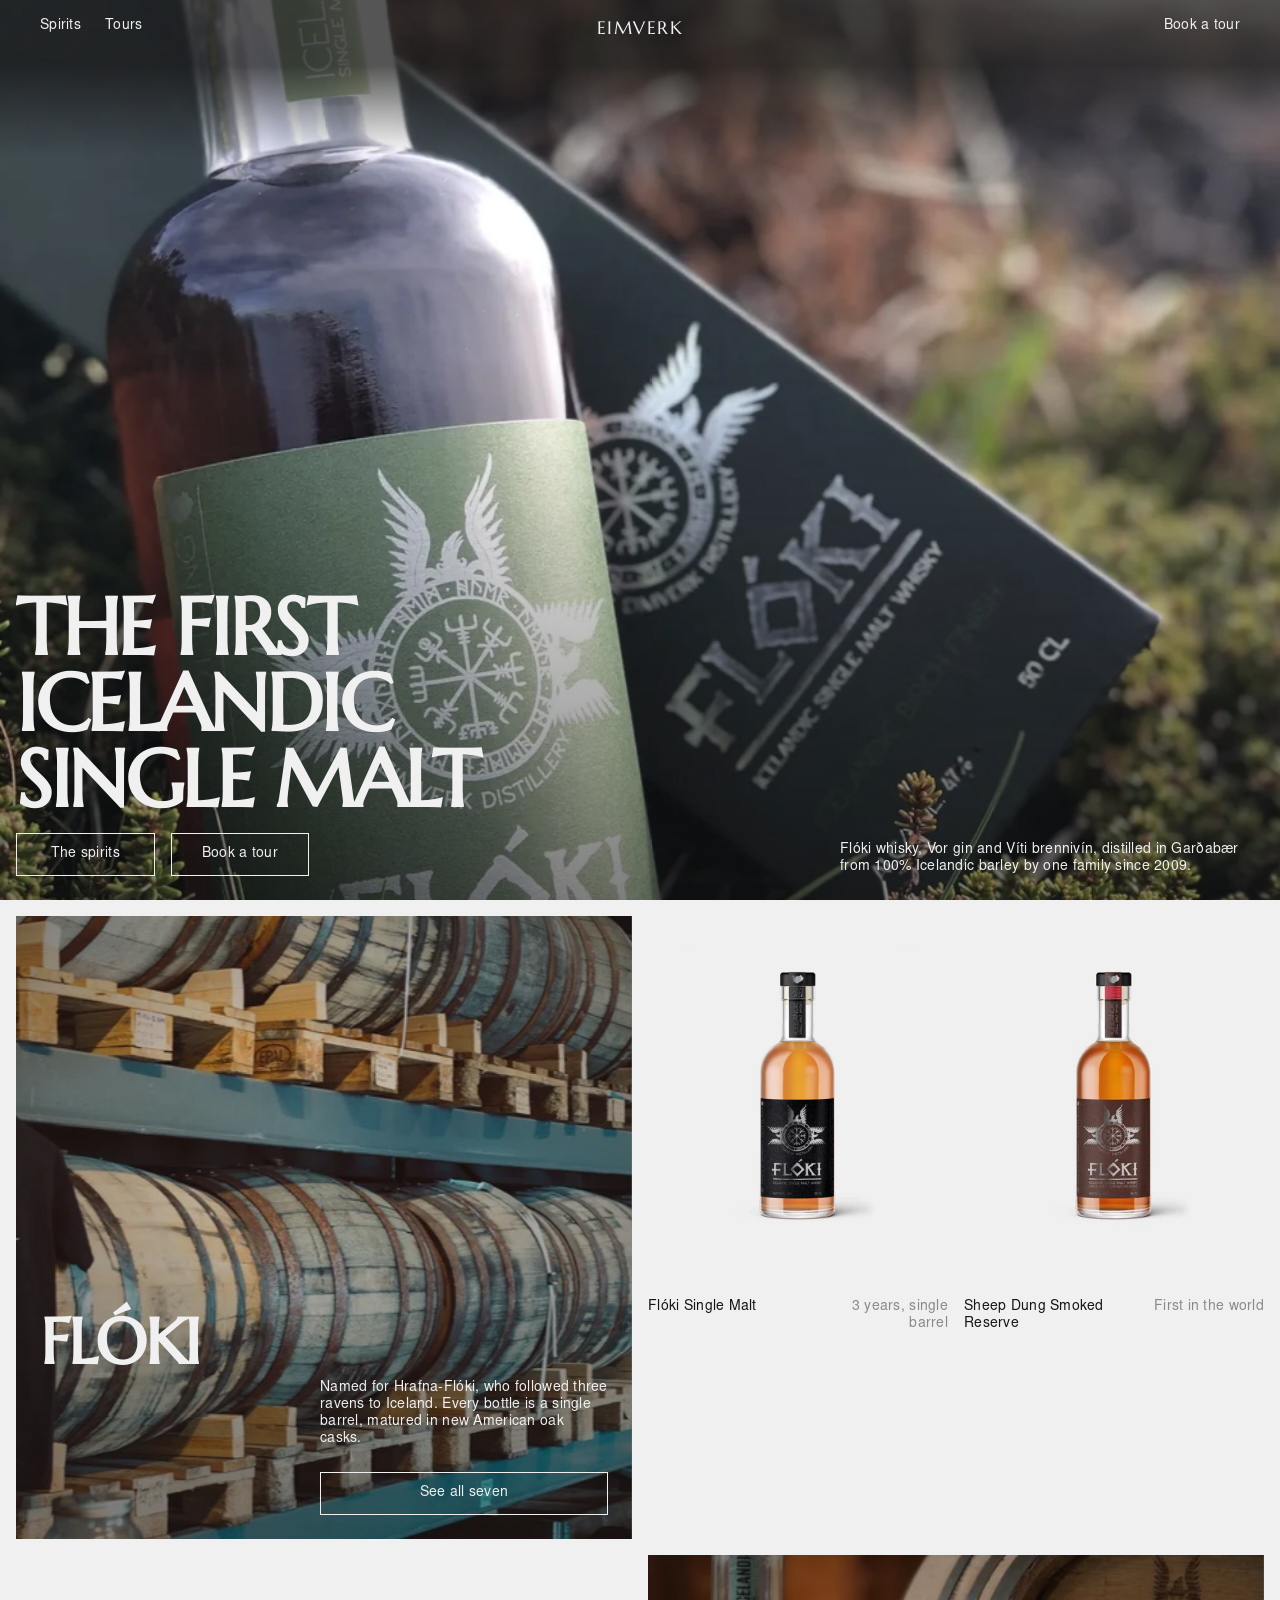
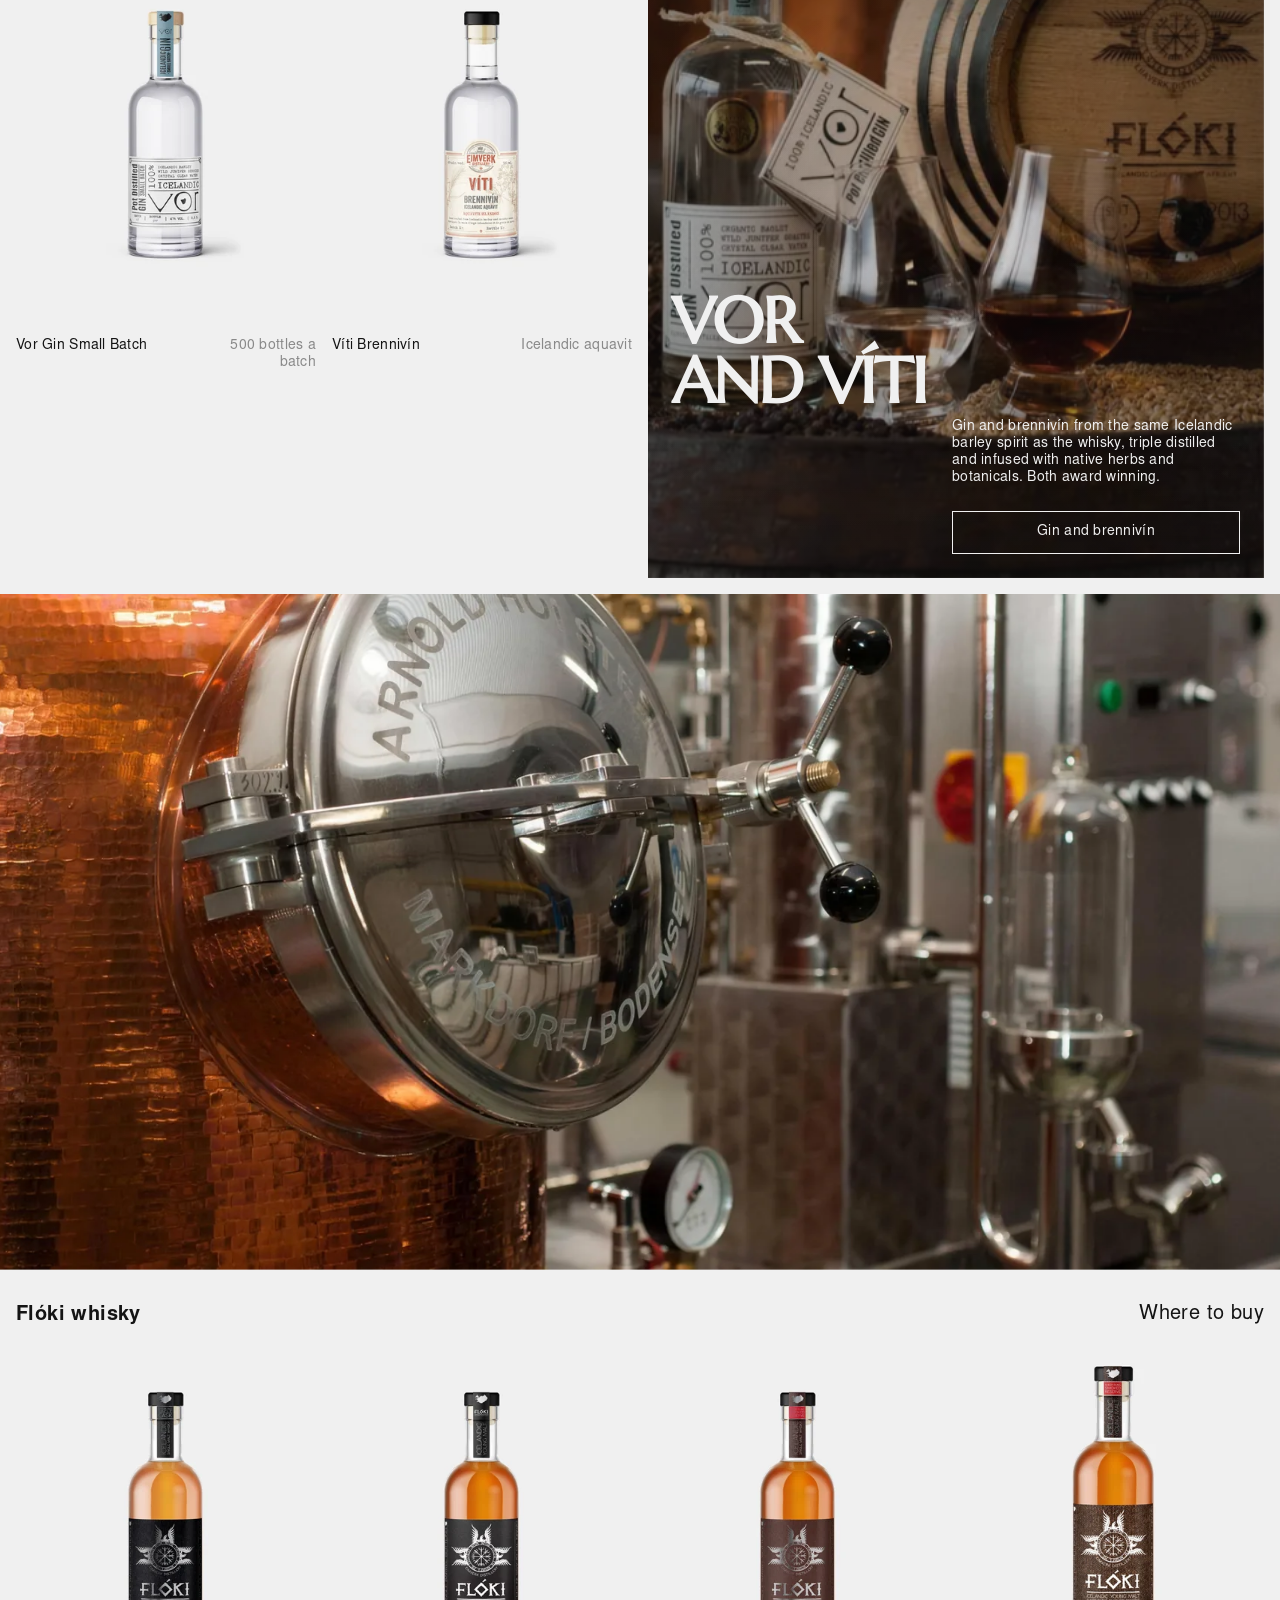
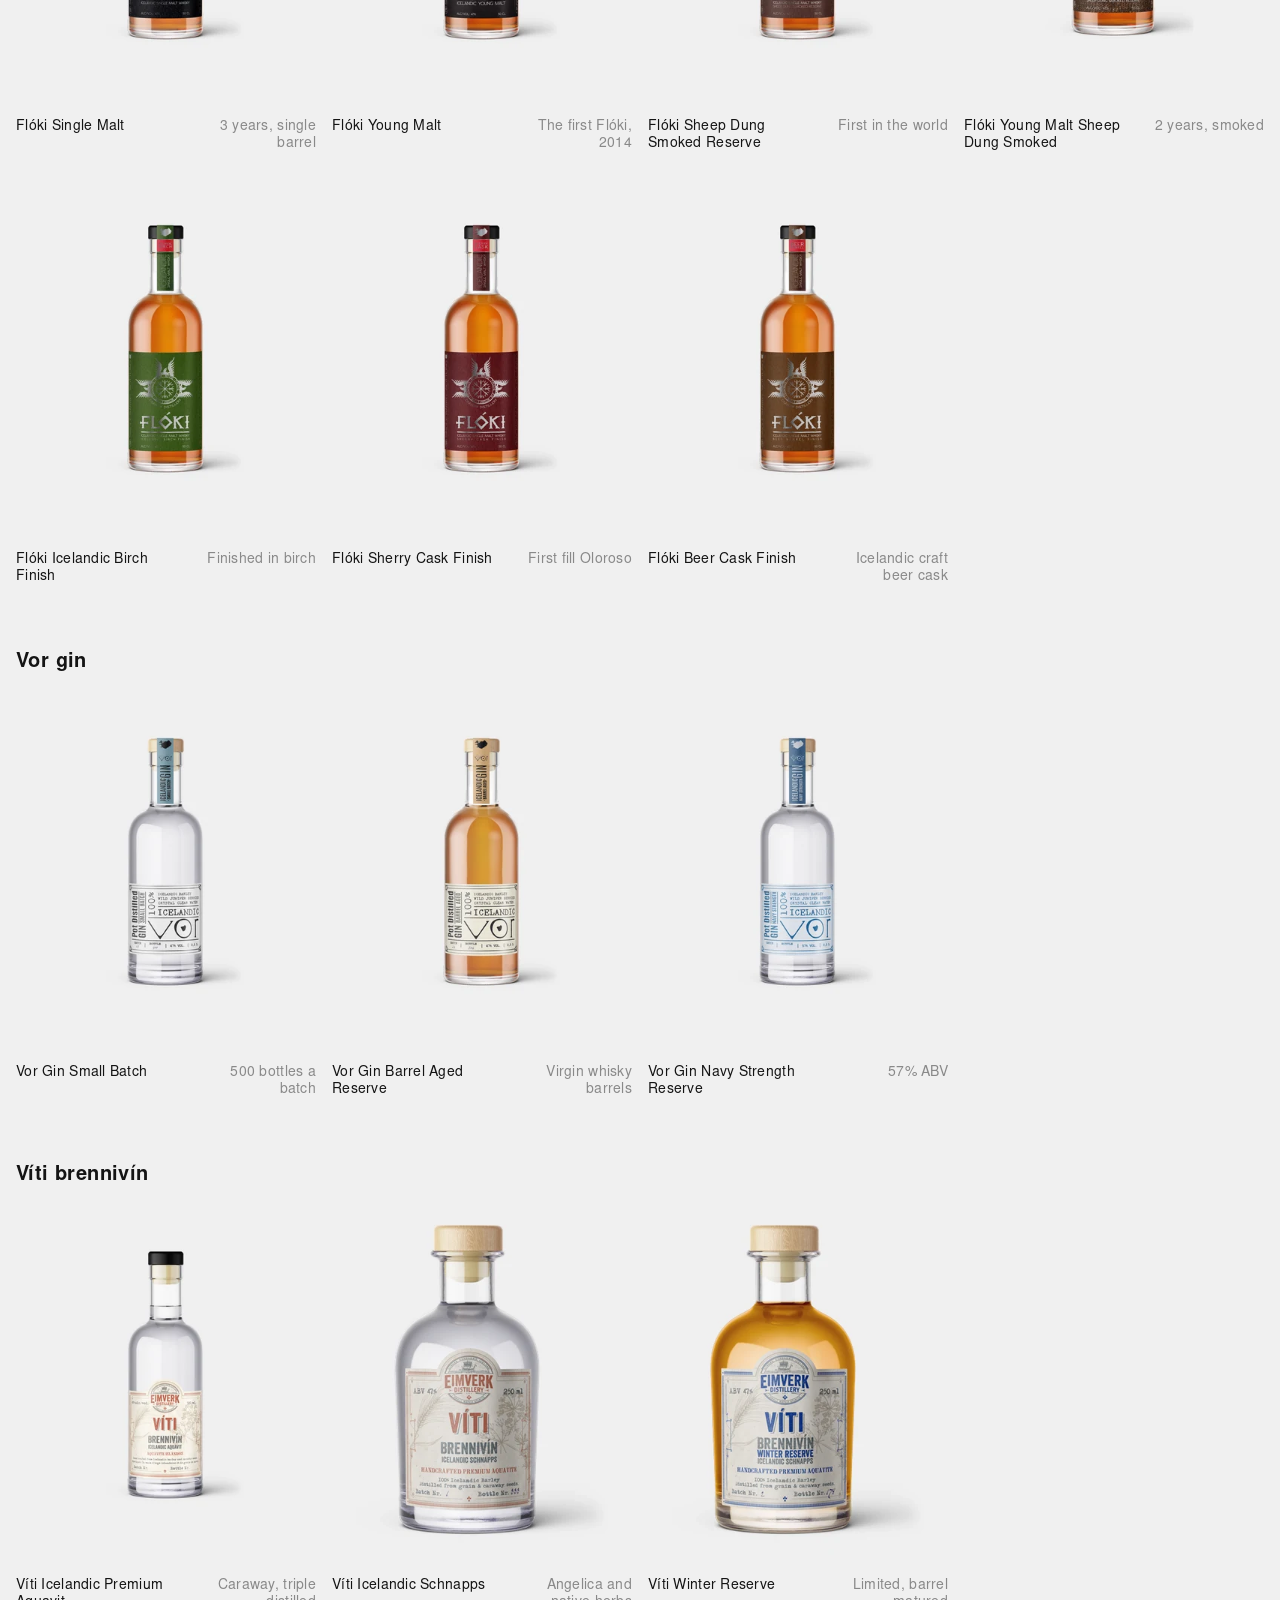
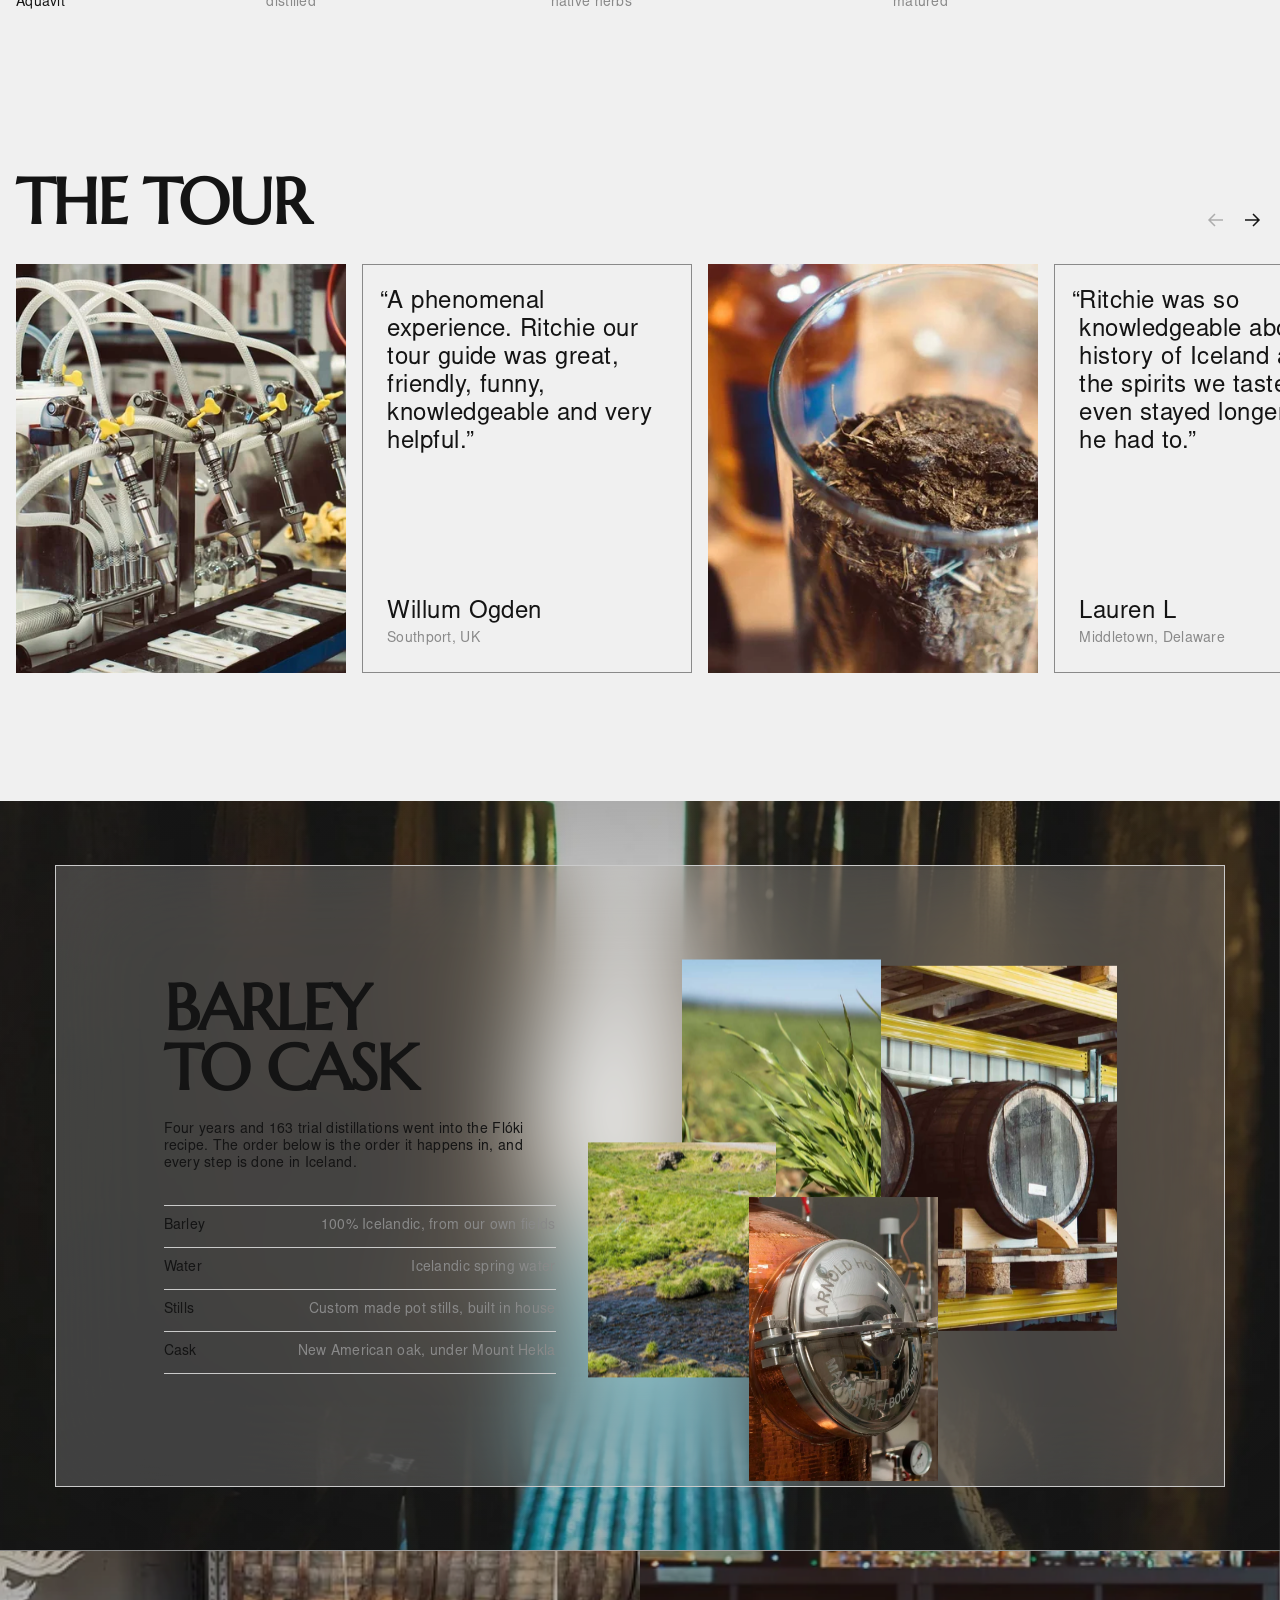
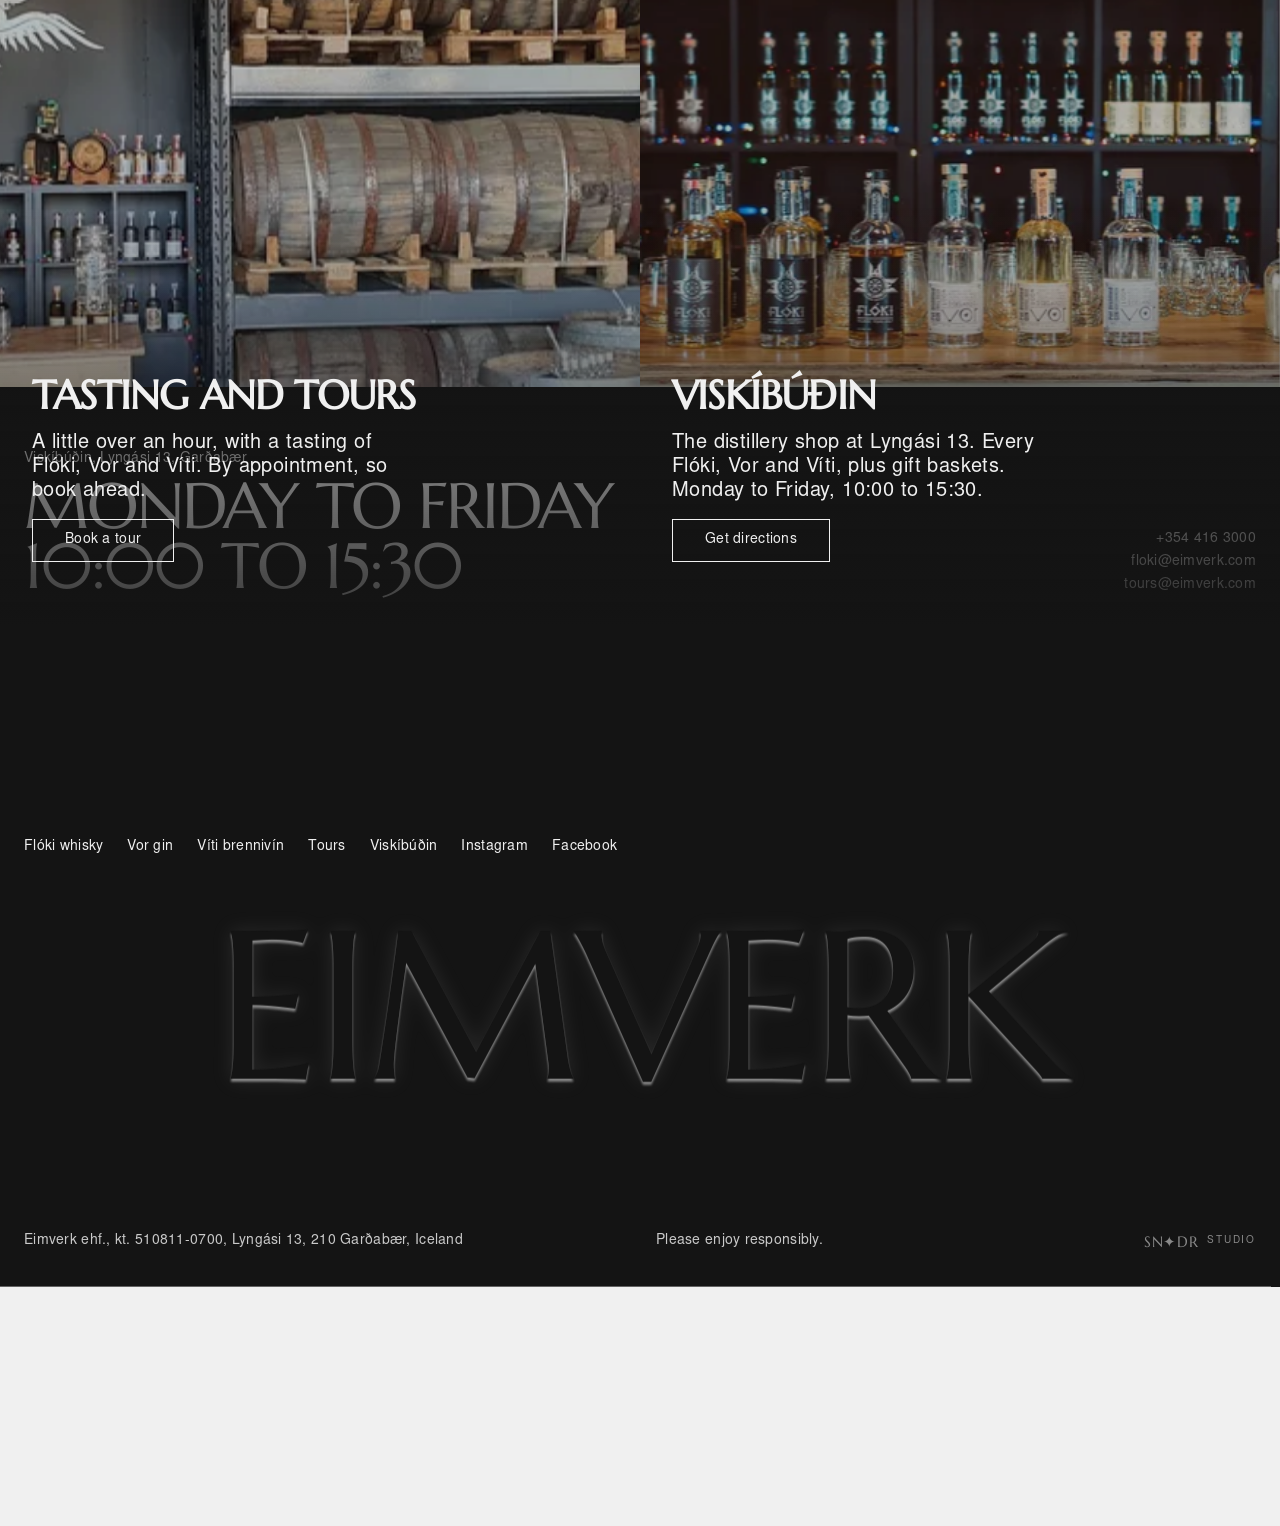
<file: index.html>
<!doctype html>
<html lang="en">
<head>
<meta charset="utf-8">
<meta name="viewport" content="width=device-width, initial-scale=1">
<title>Eimverk Distillery, Flóki Icelandic whisky, Vor gin and Víti brennivín</title>
<meta name="description" content="Iceland's first and only whisky distillery. Flóki single malt, Vor gin and Víti brennivín, made in Garðabær from 100% Icelandic barley since 2009. Distillery tours and tastings, book online.">
<meta name="theme-color" content="#f0f0f0">
<link rel="icon" type="image/png" href="assets/img/favicon.png">
<!-- Preview build, not on the client's domain. Keep noindex until it is. -->
<meta name="robots" content="noindex, nofollow">
<meta property="og:type" content="website">
<meta property="og:locale" content="en_GB">
<meta property="og:site_name" content="Eimverk Distillery">
<meta property="og:title" content="Eimverk Distillery, Iceland's first whisky">
<meta property="og:description" content="Flóki single malt, Vor gin and Víti brennivín from 100% Icelandic barley. Distillery tours in Garðabær, ten minutes from Reykjavík.">
<meta property="og:image" content="assets/img/hero-1500.webp">
<link rel="preload" as="font" type="font/woff2" href="assets/fonts/Marcellus-Regular.woff2" crossorigin>
<link rel="preload" as="font" type="font/woff2" href="assets/fonts/NimbusSans-Regular.woff2" crossorigin>
<link rel="preload" as="image" href="assets/img/hero-1500.webp" fetchpriority="high" media="(min-aspect-ratio: 1/1)">
<link rel="preload" as="image" href="assets/img/hero-portrait-1080.webp" fetchpriority="high" media="(max-aspect-ratio: 1/1)">
<link rel="preconnect" href="https://widgets.bokun.io" crossorigin>
<link rel="stylesheet" href="styles.css?v=a191fb61">
<script type="application/ld+json">
{"@context":"https://schema.org","@type":"LocalBusiness","name":"Eimverk Distillery","legalName":"Eimverk ehf.","description":"Iceland's first and only whisky distillery. Flóki single malt whisky, Vor gin and Víti brennivín from 100% Icelandic barley. Distillery tours and tastings.","url":"https://flokiwhisky.is/","email":"floki@eimverk.com","telephone":"+3544163000","foundingDate":"2009","address":{"@type":"PostalAddress","streetAddress":"Lyngási 13","addressLocality":"Garðabær","postalCode":"210","addressCountry":"IS"},"geo":{"@type":"GeoCoordinates","latitude":64.090241,"longitude":-21.93993},"openingHours":"Mo-Fr 10:00-15:30","sameAs":["https://www.facebook.com/eimverk","https://www.instagram.com/eimverk/"]}
</script>
<link rel="apple-touch-icon" sizes="180x180" href="icons/apple-touch-icon.png">
</head>
<body>

<a class="sr-only" href="#main">Skip to content</a>

<header class="navbar" data-nav-theme="dark">
  <nav class="navbar__inner wrapper" aria-label="Main">
    <div class="navbar__left">
      <div class="navbar__toggle">
        <button type="button" class="navbar__burger" data-modal-open="mega" aria-haspopup="dialog" aria-expanded="false" aria-label="Menu">
          <span class="navbar__burger-line" aria-hidden="true"></span>
          <span class="navbar__burger-line" aria-hidden="true"></span>
        </button>
      </div>
      <div class="navbar__links">
        <span class="link"><button type="button" class="link__anchor type-small" data-modal-open="mega" aria-haspopup="dialog">
          <span class="link__text">Spirits</span><span class="link__underline" aria-hidden="true"><span class="link__line"></span></span>
        </button></span>
        <span class="link"><a href="#tours" class="link__anchor type-small">
          <span class="link__text">Tours</span><span class="link__underline" aria-hidden="true"><span class="link__line"></span></span>
        </a></span>
      </div>
    </div>
    <a class="navbar__logo type-small uppercase" href="#top" aria-label="Eimverk, home">Eimverk</a>
    <div class="navbar__right">
      <span class="link"><a href="https://widgets.bokun.io/online-sales/c5f2407f-824e-4909-a7e1-69daf2a87dd3/experience/15103?partialView=1" class="link__anchor type-small bokunButton" data-src="https://widgets.bokun.io/online-sales/c5f2407f-824e-4909-a7e1-69daf2a87dd3/experience/15103?partialView=1">
        <span class="link__text">Book a tour</span><span class="link__underline" aria-hidden="true"><span class="link__line"></span></span>
      </a></span>
    </div>
  </nav>
</header>

<div id="page">
<main id="main">

<section class="hero section-spacing" id="top" data-nav-theme="dark" data-section-height="full" data-parallax-container data-pt="none" data-pb="none"
         style="--hero-height:calc(var(--svh) * 100);--hero-overlay-opacity:0.55;--hero-parallax-travel:30%">
  <div class="hero__media" data-parallax data-parallax-speed="0.3">
    <picture>
      <source media="(max-aspect-ratio: 1/1)" srcset="assets/img/hero-portrait-720.webp 720w, assets/img/hero-portrait-1080.webp 1080w, assets/img/hero-portrait-1440.webp 1440w" sizes="100vw">
      <img class="hero__image" src="assets/img/hero-1500.webp"
           srcset="assets/img/hero-900.webp 900w, assets/img/hero-1500.webp 1500w, assets/img/hero-2200.webp 2200w, assets/img/hero-3000.webp 3000w"
           sizes="100vw" alt="A bottle of Flóki Icelandic Birch Finish lying in moss beside its box" width="4032" height="3024" fetchpriority="high">
    </picture>
  </div>
  <div class="hero__overlay" aria-hidden="true"></div>
  <div class="hero__content wrapper">
    <h1 class="hero__heading type-display uppercase" data-hero-heading>The first<br>Icelandic<br>single malt</h1>
    <div class="hero__text type-small" data-hero-fade>
      <p>Flóki whisky, Vor gin and Víti brennivín, distilled in Garðabær from 100% Icelandic barley by one family since 2009.</p>
    </div>
    <div class="hero__actions" data-hero-fade>
      <a href="#range" class="btn btn-outline text-white">The spirits</a>
      <a href="https://widgets.bokun.io/online-sales/c5f2407f-824e-4909-a7e1-69daf2a87dd3/experience/15103?partialView=1" class="btn btn-outline text-white bokunButton" data-src="https://widgets.bokun.io/online-sales/c5f2407f-824e-4909-a7e1-69daf2a87dd3/experience/15103?partialView=1">Book a tour</a>
    </div>
  </div>
</section>

<section class="featured-products section-spacing" id="whisky" data-nav-theme="light" data-pt="s" data-pb="s"
         style="--fp-overlay-opacity:0.55;--fp-parallax-travel:15%">
  <div class="featured-products__grid">
    <div class="featured-products__marketing" data-parallax-container>
      <div class="featured-products__media" aria-hidden="true">
        <div class="featured-products__parallax" data-parallax data-parallax-speed="0.15">
          <img class="featured-products__image" src="assets/img/barrels-rack-1500.webp"
               srcset="assets/img/barrels-rack-900.webp 900w, assets/img/barrels-rack-1500.webp 1500w, assets/img/barrels-rack-1920.webp 1920w"
               sizes="(min-width: 48rem) 50vw, 100vw" alt="" width="1920" height="1280" loading="lazy">
        </div>
        <span class="featured-products__overlay"></span>
      </div>
      <div class="featured-products__content">
        <h2 class="featured-products__heading type-header uppercase text-white">Flóki</h2>
        <div class="featured-products__detail">
          <div class="type-small text-white">
            <p>Named for Hrafna-Flóki, who followed three ravens to Iceland. Every bottle is a single barrel, matured in new American oak casks.</p>
          </div>
          <a href="#range" class="btn btn-outline text-white btn--full">See all seven</a>
        </div>
      </div>
    </div>

    <article class="product-card" tabindex="0" role="button" aria-haspopup="dialog" data-product="single-malt" data-modal-open="product">
      <div class="product-card__media">
        <img class="product-card__image" src="assets/img/p-single-malt-800.webp" srcset="assets/img/p-single-malt-400.webp 400w, assets/img/p-single-malt-800.webp 800w" sizes="(min-width: 48rem) 22vw, 45vw" alt="Flóki Single Malt bottle" width="800" height="1000" loading="lazy">
        <img class="product-card__image product-card__image--secondary" src="assets/img/b-single-malt-800.webp" srcset="assets/img/b-single-malt-400.webp 400w, assets/img/b-single-malt-800.webp 800w" sizes="(min-width: 48rem) 22vw, 45vw" alt="" width="800" height="1000" loading="lazy" aria-hidden="true">
      </div>
      <div class="product-card__info type-small text-black">
        <div class="product-card__meta"><span>Flóki Single Malt</span></div>
        <span class="product-card__note">3 years, single barrel</span>
      </div>
    </article>

    <article class="product-card" tabindex="0" role="button" aria-haspopup="dialog" data-product="single-malt-dung" data-modal-open="product">
      <div class="product-card__media">
        <img class="product-card__image" src="assets/img/p-single-malt-dung-800.webp" srcset="assets/img/p-single-malt-dung-400.webp 400w, assets/img/p-single-malt-dung-800.webp 800w" sizes="(min-width: 48rem) 22vw, 45vw" alt="Flóki Sheep Dung Smoked Single Malt bottle" width="800" height="1000" loading="lazy">
        <img class="product-card__image product-card__image--secondary" src="assets/img/b-single-malt-dung-800.webp" srcset="assets/img/b-single-malt-dung-400.webp 400w, assets/img/b-single-malt-dung-800.webp 800w" sizes="(min-width: 48rem) 22vw, 45vw" alt="" width="800" height="1000" loading="lazy" aria-hidden="true">
      </div>
      <div class="product-card__info type-small text-black">
        <div class="product-card__meta"><span>Sheep Dung Smoked Reserve</span></div>
        <span class="product-card__note">First in the world</span>
      </div>
    </article>
  </div>
</section>

<section class="featured-products featured-products--reverse section-spacing" data-nav-theme="light" data-pt="none" data-pb="s"
         style="--fp-overlay-opacity:0.55;--fp-parallax-travel:15%">
  <div class="featured-products__grid">
    <div class="featured-products__marketing" data-parallax-container>
      <div class="featured-products__media" aria-hidden="true">
        <div class="featured-products__parallax" data-parallax data-parallax-speed="0.15">
          <img class="featured-products__image" src="assets/img/vor-floki-1500.webp"
               srcset="assets/img/vor-floki-900.webp 900w, assets/img/vor-floki-1500.webp 1500w, assets/img/vor-floki-2200.webp 2200w"
               sizes="(min-width: 48rem) 50vw, 100vw" alt="" width="4096" height="2751" loading="lazy">
        </div>
        <span class="featured-products__overlay"></span>
      </div>
      <div class="featured-products__content">
        <h2 class="featured-products__heading type-header uppercase text-white">Vor<br>and Víti</h2>
        <div class="featured-products__detail">
          <div class="type-small text-white">
            <p>Gin and brennivín from the same Icelandic barley spirit as the whisky, triple distilled and infused with native herbs and botanicals. Both award winning.</p>
          </div>
          <a href="#range" class="btn btn-outline text-white btn--full">Gin and brennivín</a>
        </div>
      </div>
    </div>

    <article class="product-card" tabindex="0" role="button" aria-haspopup="dialog" data-product="vor-small" data-modal-open="product">
      <div class="product-card__media">
        <img class="product-card__image" src="assets/img/p-vor-small-800.webp" srcset="assets/img/p-vor-small-400.webp 400w, assets/img/p-vor-small-800.webp 800w" sizes="(min-width: 48rem) 22vw, 45vw" alt="Vor Gin Small Batch bottle" width="800" height="1000" loading="lazy">
        <img class="product-card__image product-card__image--secondary" src="assets/img/b-vor-small-800.webp" srcset="assets/img/b-vor-small-400.webp 400w, assets/img/b-vor-small-800.webp 800w" sizes="(min-width: 48rem) 22vw, 45vw" alt="" width="800" height="1000" loading="lazy" aria-hidden="true">
      </div>
      <div class="product-card__info type-small text-black">
        <div class="product-card__meta"><span>Vor Gin Small Batch</span></div>
        <span class="product-card__note">500 bottles a batch</span>
      </div>
    </article>

    <article class="product-card" tabindex="0" role="button" aria-haspopup="dialog" data-product="viti-aquavit" data-modal-open="product">
      <div class="product-card__media">
        <img class="product-card__image" src="assets/img/p-viti-aquavit-800.webp" srcset="assets/img/p-viti-aquavit-400.webp 400w, assets/img/p-viti-aquavit-800.webp 800w" sizes="(min-width: 48rem) 22vw, 45vw" alt="Víti Brennivín Icelandic Aquavit bottle" width="800" height="1000" loading="lazy">
        <img class="product-card__image product-card__image--secondary" src="assets/img/b-viti-aquavit-800.webp" srcset="assets/img/b-viti-aquavit-400.webp 400w, assets/img/b-viti-aquavit-800.webp 800w" sizes="(min-width: 48rem) 22vw, 45vw" alt="" width="800" height="1000" loading="lazy" aria-hidden="true">
      </div>
      <div class="product-card__info type-small text-black">
        <div class="product-card__meta"><span>Víti Brennivín</span></div>
        <span class="product-card__note">Icelandic aquavit</span>
      </div>
    </article>
  </div>
</section>

<section class="media-fullbleed section-spacing" data-nav-theme="dark" data-pt="none" data-pb="l" aria-label="The still room"
         style="--media-fullbleed-parallax-travel:15%">
  <div class="media-fullbleed__media" data-parallax-container>
    <div class="media-fullbleed__parallax" data-parallax data-parallax-speed="0.15">
      <img class="media-fullbleed__image" src="assets/img/still-1500.webp"
           srcset="assets/img/still-900.webp 900w, assets/img/still-1500.webp 1500w, assets/img/still-2200.webp 2200w, assets/img/still-3000.webp 3000w"
           sizes="100vw" alt="The copper pot still at Eimverk" width="4096" height="2751" loading="lazy">
    </div>
  </div>
</section>

<section class="featured-collection section-spacing" id="range" data-nav-theme="light" data-pt="none" data-pb="l" aria-labelledby="coll-1">
  <div class="featured-collection__header">
    <h2 id="coll-1" class="type-medium font-bold text-black">Flóki whisky</h2>
    <span class="link"><a href="#buy" class="link__anchor type-medium text-black">
      <span class="link__text">Where to buy</span><span class="link__underline" aria-hidden="true"><span class="link__line"></span></span>
    </a></span>
  </div>
  <div class="featured-collection__grid" data-product-grid="floki"></div>

  <div class="featured-collection__header featured-collection__header--later">
    <h2 class="type-medium font-bold text-black">Vor gin</h2>
  </div>
  <div class="featured-collection__grid" data-product-grid="vor"></div>

  <div class="featured-collection__header featured-collection__header--later">
    <h2 class="type-medium font-bold text-black">Víti brennivín</h2>
  </div>
  <div class="featured-collection__grid" data-product-grid="viti"></div>
</section>

<section class="reviews section-spacing" id="tours" data-nav-theme="light" data-pt="xxl" data-pb="xxl" aria-labelledby="rev-h">
  <div class="reviews__header">
    <h2 id="rev-h" class="type-header uppercase text-black">The tour</h2>
    <div class="reviews__nav">
      <button type="button" class="reviews__arrow reviews__arrow--prev" data-reviews-prev aria-label="Previous">
        <svg class="reviews__arrow-icon" viewBox="0 0 24 24" fill="none" aria-hidden="true"><path d="M5 12h14m-6-6 6 6-6 6" stroke="currentColor" stroke-width="1.5"/></svg>
      </button>
      <button type="button" class="reviews__arrow reviews__arrow--next" data-reviews-next aria-label="Next">
        <svg class="reviews__arrow-icon" viewBox="0 0 24 24" fill="none" aria-hidden="true"><path d="M5 12h14m-6-6 6 6-6 6" stroke="currentColor" stroke-width="1.5"/></svg>
      </button>
    </div>
  </div>
  <ul class="reviews__track" data-reviews-track tabindex="0" aria-label="Photographs and visitor reviews">
    <li class="reviews__item reviews__item--media">
      <img class="reviews__media-img" src="assets/img/rail-filling-800.webp" srcset="assets/img/rail-filling-400.webp 400w, assets/img/rail-filling-800.webp 800w" sizes="21.25rem" alt="The bottling line at Eimverk" width="800" height="1000" loading="lazy">
    </li>
    <li class="reviews__item reviews__item--review reviews__card">
      <p class="reviews__quote type-large text-black"><span class="reviews__qmark reviews__qmark--open" aria-hidden="true">“</span>A phenomenal experience. Ritchie our tour guide was great, friendly, funny, knowledgeable and very helpful.<span aria-hidden="true">”</span></p>
      <div class="reviews__meta">
        <p class="type-large text-black">Willum Ogden</p>
        <p class="type-small text-dark-gray">Southport, UK</p>
      </div>
    </li>
    <li class="reviews__item reviews__item--media">
      <img class="reviews__media-img" src="assets/img/rail-dung-800.webp" srcset="assets/img/rail-dung-400.webp 400w, assets/img/rail-dung-800.webp 800w" sizes="21.25rem" alt="Dried sheep dung in a glass, the smoke source for the smoked reserve" width="800" height="1000" loading="lazy">
    </li>
    <li class="reviews__item reviews__item--review reviews__card">
      <p class="reviews__quote type-large text-black"><span class="reviews__qmark reviews__qmark--open" aria-hidden="true">“</span>Ritchie was so knowledgeable about the history of Iceland and of the spirits we tasted. He even stayed longer than he had to.<span aria-hidden="true">”</span></p>
      <div class="reviews__meta">
        <p class="type-large text-black">Lauren L</p>
        <p class="type-small text-dark-gray">Middletown, Delaware</p>
      </div>
    </li>
    <li class="reviews__item reviews__item--media">
      <img class="reviews__media-img" src="assets/img/rail-barley-800.webp" srcset="assets/img/rail-barley-400.webp 400w, assets/img/rail-barley-800.webp 800w" sizes="21.25rem" alt="Icelandic barley in a tasting glass" width="800" height="1000" loading="lazy">
    </li>
    <li class="reviews__item reviews__item--review reviews__card">
      <p class="reviews__quote type-large text-black"><span class="reviews__qmark reviews__qmark--open" aria-hidden="true">“</span>Super friendly and lovely staff. A very personal and interesting authentic Icelandic experience.<span aria-hidden="true">”</span></p>
      <div class="reviews__meta">
        <p class="type-large text-black">Harry P</p>
        <p class="type-small text-dark-gray">Visitor review</p>
      </div>
    </li>
    <li class="reviews__item reviews__item--media">
      <img class="reviews__media-img" src="assets/img/rail-minicask-800.webp" srcset="assets/img/rail-minicask-400.webp 400w, assets/img/rail-minicask-800.webp 800w" sizes="21.25rem" alt="Flóki mini casks in the tasting room" width="800" height="1000" loading="lazy">
    </li>
    <li class="reviews__item reviews__item--review reviews__card">
      <p class="reviews__quote type-large text-black"><span class="reviews__qmark reviews__qmark--open" aria-hidden="true">“</span>Tasting of a variety of gins and whiskies and good explanation by Ritchie. We had the luck of a tour with just four guests.<span aria-hidden="true">”</span></p>
      <div class="reviews__meta">
        <p class="type-large text-black">Lucien</p>
        <p class="type-small text-dark-gray">Visitor review</p>
      </div>
    </li>
    <li class="reviews__item reviews__item--media">
      <img class="reviews__media-img" src="assets/img/rail-horses-800.webp" srcset="assets/img/rail-horses-400.webp 400w, assets/img/rail-horses-800.webp 800w" sizes="21.25rem" alt="Icelandic horses on the barley farm" width="800" height="1000" loading="lazy">
    </li>
  </ul>
</section>

<section class="media-overlay section-spacing" id="process" data-nav-theme="dark" data-parallax-container data-pt="xl" data-pb="xl"
         aria-labelledby="mo-h" style="--media-overlay-vignette-opacity:0.5;--media-overlay-parallax-travel:15%">
  <div class="media-overlay__media" data-parallax data-parallax-speed="0.15" aria-hidden="true">
    <img class="media-overlay__image" src="assets/img/corridor-1500.webp"
         srcset="assets/img/corridor-900.webp 900w, assets/img/corridor-1500.webp 1500w, assets/img/corridor-2200.webp 2200w"
         sizes="100vw" alt="" width="4096" height="2737" loading="lazy">
  </div>
  <div class="media-overlay__vignette" aria-hidden="true"></div>

  <div class="media-overlay__card">
    <div class="media-overlay__content">
      <h2 id="mo-h" class="type-header uppercase text-black">Barley<br>to cask</h2>
      <div class="media-overlay__body type-small text-black">
        <p>Four years and 163 trial distillations went into the Flóki recipe. The order below is the order it happens in, and every step is done in Iceland.</p>
      </div>
      <ol class="heat">
        <li class="heat__row"><span class="type-small text-black">Barley</span><span class="type-small text-dark-gray">100% Icelandic, from our own fields</span></li>
        <li class="heat__row"><span class="type-small text-black">Water</span><span class="type-small text-dark-gray">Icelandic spring water</span></li>
        <li class="heat__row"><span class="type-small text-black">Stills</span><span class="type-small text-dark-gray">Custom made pot stills, built in house</span></li>
        <li class="heat__row"><span class="type-small text-black">Cask</span><span class="type-small text-dark-gray">New American oak, under Mount Hekla</span></li>
      </ol>
    </div>

    <div class="media-overlay__collage" data-parallax-container>
      <div class="media-overlay__tile media-overlay__tile--1" data-parallax data-parallax-speed="0.10">
        <img class="media-overlay__tile-image" src="assets/img/tile-casks-800.webp" alt="" width="800" height="1000" loading="lazy">
      </div>
      <div class="media-overlay__tile media-overlay__tile--2" data-parallax data-parallax-speed="-0.06">
        <img class="media-overlay__tile-image" src="assets/img/tile-barley-800.webp" alt="" width="800" height="1000" loading="lazy">
      </div>
      <div class="media-overlay__tile media-overlay__tile--3" data-parallax data-parallax-speed="0.05">
        <img class="media-overlay__tile-image" src="assets/img/tile-stream-800.webp" alt="" width="800" height="1000" loading="lazy">
      </div>
      <div class="media-overlay__tile media-overlay__tile--4" data-parallax data-parallax-speed="-0.12">
        <img class="media-overlay__tile-image" src="assets/img/tile-still-800.webp" alt="" width="800" height="1000" loading="lazy">
      </div>
    </div>
  </div>
</section>

<section class="split-media section-spacing" id="visit" data-nav-theme="dark" data-pt="none" data-pb="none"
         style="--split-media-overlay-opacity:0.28;--split-media-parallax-travel:15%">
  <div class="split-media__grid">
    <div class="split-media__panel" data-parallax-container id="tasting" >
      <div class="split-media__parallax" data-parallax data-parallax-speed="0.15">
        <img class="split-media__image" src="assets/img/tasting-room-1500.webp"
             srcset="assets/img/tasting-room-900.webp 900w, assets/img/tasting-room-1500.webp 1500w, assets/img/tasting-room-1600.webp 1600w"
             sizes="(min-width: 48rem) 50vw, 100vw" alt="The tasting room at Eimverk, a bar in front of racked casks" width="1600" height="757" loading="lazy">
      </div>
      <div class="split-media__overlay" aria-hidden="true"></div>
      <div class="split-media__content">
        <h2 class="split-media__heading uppercase">Tasting and tours</h2>
        <div class="split-media__body type-medium"><p>A little over an hour, with a tasting of Flóki, Vor and Víti. By appointment, so book ahead.</p></div>
        <a href="https://widgets.bokun.io/online-sales/c5f2407f-824e-4909-a7e1-69daf2a87dd3/experience/15103?partialView=1" class="btn btn-outline text-white split-media__btn bokunButton" data-src="https://widgets.bokun.io/online-sales/c5f2407f-824e-4909-a7e1-69daf2a87dd3/experience/15103?partialView=1">Book a tour</a>
      </div>
    </div>

    <div class="split-media__panel" data-parallax-container id="buy">
      <div class="split-media__parallax" data-parallax data-parallax-speed="0.15">
        <img class="split-media__image" src="assets/img/viskibudin-1500.webp"
             srcset="assets/img/viskibudin-900.webp 900w, assets/img/viskibudin-1500.webp 1500w, assets/img/viskibudin-1920.webp 1920w"
             sizes="(min-width: 48rem) 50vw, 100vw" alt="Viskíbúðin, the distillery shop, with the full range on the shelves" width="1920" height="1280" loading="lazy">
      </div>
      <div class="split-media__overlay" aria-hidden="true"></div>
      <div class="split-media__content">
        <h2 class="split-media__heading uppercase">Viskíbúðin</h2>
        <div class="split-media__body type-medium"><p>The distillery shop at Lyngási 13. Every Flóki, Vor and Víti, plus gift baskets. Monday to Friday, 10:00 to 15:30.</p></div>
        <a href="https://www.google.com/maps/place/Eimverk+Distillery/@64.090241,-21.9421187,17z" class="btn btn-outline text-white split-media__btn" target="_blank" rel="noopener">Get directions</a>
      </div>
    </div>
  </div>
</section>

</main>

<footer class="footer" data-nav-theme="dark">
  <div class="footer__lead">
    <div class="footer__lead-head">
      <p class="type-small text-light-gray footer__eyebrow">Viskíbúðin, Lyngási 13, Garðabær</p>
      <p class="type-header uppercase footer__hours">Monday to Friday<br>10:00 to 15:30</p>
    </div>
    <div class="footer__meta type-small">
      <p><span class="link"><a href="tel:+3544163000" class="link__anchor type-small"><span class="link__text">+354 416 3000</span><span class="link__underline" aria-hidden="true"><span class="link__line"></span></span></a></span></p>
      <p><span class="link"><a href="mailto:floki@eimverk.com" class="link__anchor type-small"><span class="link__text">floki@eimverk.com</span><span class="link__underline" aria-hidden="true"><span class="link__line"></span></span></a></span></p>
      <p><span class="link"><a href="mailto:tours@eimverk.com" class="link__anchor type-small"><span class="link__text">tours@eimverk.com</span><span class="link__underline" aria-hidden="true"><span class="link__line"></span></span></a></span></p>
    </div>
  </div>

  <nav class="footer__nav" aria-label="Footer">
    <span class="link"><a href="#range" class="link__anchor type-small"><span class="link__text">Flóki whisky</span><span class="link__underline" aria-hidden="true"><span class="link__line"></span></span></a></span>
    <span class="link"><a href="#range" class="link__anchor type-small"><span class="link__text">Vor gin</span><span class="link__underline" aria-hidden="true"><span class="link__line"></span></span></a></span>
    <span class="link"><a href="#range" class="link__anchor type-small"><span class="link__text">Víti brennivín</span><span class="link__underline" aria-hidden="true"><span class="link__line"></span></span></a></span>
    <span class="link"><a href="#tours" class="link__anchor type-small"><span class="link__text">Tours</span><span class="link__underline" aria-hidden="true"><span class="link__line"></span></span></a></span>
    <span class="link"><a href="#buy" class="link__anchor type-small"><span class="link__text">Viskíbúðin</span><span class="link__underline" aria-hidden="true"><span class="link__line"></span></span></a></span>
    <span class="link"><a href="https://www.instagram.com/eimverk/" class="link__anchor type-small" target="_blank" rel="noopener"><span class="link__text">Instagram</span><span class="link__underline" aria-hidden="true"><span class="link__line"></span></span></a></span>
    <span class="link"><a href="https://www.facebook.com/eimverk" class="link__anchor type-small" target="_blank" rel="noopener"><span class="link__text">Facebook</span><span class="link__underline" aria-hidden="true"><span class="link__line"></span></span></a></span>
  </nav>

  <div class="footer__wordmark" data-footer-wordmark>
    <span class="footer__mark" aria-hidden="true" data-footer-mark>
      <span class="footer__mark-word">Eimverk</span>
    </span>
  </div>

  <div class="footer__legal type-small">
    <p class="footer__legal-copy">Eimverk ehf., kt. 510811-0700, Lyngási 13, 210 Garðabær, Iceland</p>
    <p class="footer__legal-social">Please enjoy responsibly.</p>
    <p class="footer__legal-credit"><a class="sndr" href="https://sndrstudio.is" target="_blank" rel="noopener" aria-label="Designed by SNDR Studio" data-logotype><span class="sndr__mark">SN<i>✦</i>DR</span><span class="sndr__studio">STUDIO</span></a></p>
  </div>
</footer>
</div>

<aside class="mega" data-panel="mega" data-axis="y" role="dialog" aria-modal="true" aria-hidden="true" aria-label="Menu">
  <div class="mega__bar">
    <span class="link"><button type="button" class="link__anchor type-small" data-modal-close>
      <span class="link__text">Close</span><span class="link__underline" aria-hidden="true"><span class="link__line"></span></span>
    </button></span>
    <span class="type-small uppercase mega__mark">Eimverk</span>
    <span class="type-small text-dark-gray">Garðabær</span>
  </div>
  <div class="mega__grid" data-mega-grid>
    <nav class="mega__nav" aria-label="Menu">
      <div class="mega__cols">
        <div class="mega__col">
          <p class="type-small mega__section-title" data-mega-split>Spirits</p>
          <div class="mega__list">
            <span class="link"><a href="#range" class="link__anchor type-small" data-modal-close data-mega-link><span class="link__text">Flóki whisky</span><span class="link__underline" aria-hidden="true"><span class="link__line"></span></span></a></span>
            <span class="link"><a href="#range" class="link__anchor type-small" data-modal-close data-mega-link><span class="link__text">Vor gin</span><span class="link__underline" aria-hidden="true"><span class="link__line"></span></span></a></span>
            <span class="link"><a href="#range" class="link__anchor type-small" data-modal-close data-mega-link><span class="link__text">Víti brennivín</span><span class="link__underline" aria-hidden="true"><span class="link__line"></span></span></a></span>
            <span class="link"><a href="#process" class="link__anchor type-small" data-modal-close data-mega-link><span class="link__text">Barley to cask</span><span class="link__underline" aria-hidden="true"><span class="link__line"></span></span></a></span>
          </div>
        </div>
        <div class="mega__col">
          <span class="mega__line" data-mega-line aria-hidden="true"></span>
          <p class="type-small mega__section-title" data-mega-split>Visit</p>
          <div class="mega__list">
            <span class="link"><a href="#tours" class="link__anchor type-small" data-modal-close data-mega-link><span class="link__text">The tour</span><span class="link__underline" aria-hidden="true"><span class="link__line"></span></span></a></span>
            <span class="link"><a href="#buy" class="link__anchor type-small" data-modal-close data-mega-link><span class="link__text">Viskíbúðin</span><span class="link__underline" aria-hidden="true"><span class="link__line"></span></span></a></span>
            <span class="link"><a href="mailto:floki@eimverk.com" class="link__anchor type-small" data-mega-link><span class="link__text">Contact</span><span class="link__underline" aria-hidden="true"><span class="link__line"></span></span></a></span>
          </div>
        </div>
      </div>
    </nav>
    <div class="mega__media" data-mega-media>
      <span class="mega__line" data-mega-line aria-hidden="true"></span>
      <img class="mega__img" src="assets/img/mega-bottle-800.webp" alt="" width="800" height="1000" loading="lazy">
    </div>
    <div class="mega__promo">
      <div class="mega__promo-inner">
        <p class="type-large">Distillery tour</p>
        <p class="type-small">A little over an hour with a tasting. Ten to fifteen minutes by taxi from downtown Reykjavík.</p>
        <a href="https://widgets.bokun.io/online-sales/c5f2407f-824e-4909-a7e1-69daf2a87dd3/experience/15103?partialView=1" class="btn btn-outline text-white btn--full bokunButton" data-src="https://widgets.bokun.io/online-sales/c5f2407f-824e-4909-a7e1-69daf2a87dd3/experience/15103?partialView=1" data-modal-close>Book a tour</a>
      </div>
    </div>
  </div>
</aside>

<aside class="product" data-panel="product" data-axis="x" role="dialog" aria-modal="true" aria-hidden="true" aria-label="Product">
  <div class="product__bar">
    <span class="type-small text-dark-gray" data-product-family></span>
    <span class="link"><button type="button" class="link__anchor type-small" data-modal-close>
      <span class="link__text">Close</span><span class="link__underline" aria-hidden="true"><span class="link__line"></span></span>
    </button></span>
  </div>
  <div class="product__scroll" data-lenis-prevent>
    <div class="product__media">
      <img class="product__image" src="assets/img/p-single-malt-800.webp" alt="Flóki Single Malt bottle" width="800" height="1000" data-product-image>
    </div>
    <div class="product__body">
      <h2 class="type-header uppercase product__name" data-product-name></h2>
      <div class="type-small product__copy" data-product-copy></div>
      <dl class="product__specs" data-product-specs></dl>
      <div class="product__buy">
        <p class="type-small text-dark-gray">Where to buy</p>
        <ul class="type-small product__stockists">
          <li>Viskíbúðin, Lyngási 13, Garðabær</li>
          <li>Keflavík Airport duty free</li>
          <li>Most liquor stores in Iceland</li>
          <li>Distributors worldwide</li>
        </ul>
        <a href="mailto:order@eimverk.com" class="btn btn-outline text-white btn--full">Trade and export enquiries</a>
      </div>
    </div>
  </div>
</aside>

<div data-overlay></div>

<script src="assets/vendor/lenis.min.js"></script>
<script src="assets/vendor/gsap.min.js"></script>
<script src="assets/vendor/ScrollTrigger.min.js"></script>
<script src="app.js?v=4275ecc9"></script>
<!-- Eimverk's own Bókun booking channel, exactly as on flokiwhisky.is -->
<script async src="https://widgets.bokun.io/assets/javascripts/apps/build/BokunWidgetsLoader.js?bookingChannelUUID=c5f2407f-824e-4909-a7e1-69daf2a87dd3"></script>
</body>
</html>
</file>
<file: styles.css>
/* ==========================================================================
   Heidmork : 1:1 transplant of the CO'COON system (auw.studio)
   Ported from the mirrored source at _reference/cocoon-teardown/src/.
   Tokens, type scale, spacing, aspect ratios, easings and component
   mechanics are the reference's own values, unchanged.
   ========================================================================== */

/* Display face is the reference's own (Marcellus).
   Body face: the reference declares "Maison Neue", "Helvetica Neue", Arial.
   Maison Neue is licensed, so we use its declared Helvetica fallback class. */
@font-face{font-family:'Marcellus';src:url('assets/fonts/Marcellus-Regular.woff2') format('woff2');font-weight:400;font-style:normal;font-display:swap}
@font-face{font-family:'Maison Neue';src:url('assets/fonts/NimbusSans-Regular.woff2') format('woff2');font-weight:400;font-style:normal;font-display:swap}
@font-face{font-family:'Maison Neue';src:url('assets/fonts/NimbusSans-Bold.woff2') format('woff2');font-weight:700;font-style:normal;font-display:swap}

:root{
  --font-sans:"Maison Neue","Helvetica Neue",Arial,sans-serif;
  --font-display:"Marcellus",Georgia,"Times New Roman",serif;

  --color-black:#141414;
  --color-white:#f0f0f0;
  --color-light-gray:#cacaca;
  --color-dark-gray:#898989;
  --color-light-black:#292929;
  --color-overlay:#14141480;
  --color-glass:#f0f0f033;
  --color-error:#f0c4b4;

  --spacing-xxxs:.125rem;
  --spacing-xxs:.25rem;
  --spacing-xs:.5rem;
  --spacing-s:.75rem;
  --spacing-m:1rem;
  --spacing-l:1.5rem;
  --spacing-xl:2rem;
  --spacing-xxl:4rem;
  --spacing-spacer:8rem;

  --page-width:90rem;
  --navbar-height:3.75rem;

  --blur-overlay:.5rem;
  --blur-card:3.125rem;
  --footer-shadow-blur:.0625rem;
  --footer-shadow-color:#f0f0f080;
  --footer-shadow-glow-blur:.625rem;
  --footer-shadow-glow-color:#f0f0f01a;

  --root-font-size:100%;
  --top-chrome:var(--navbar-height);
  --dvh:1dvh;--svh:1svh;--lvh:1lvh;
}

/* reference: >=144rem the whole rem-built page scales with the viewport */
@media (min-width:144rem){:root{--root-font-size:calc(100vw / 144)}}

*,*::before,*::after{box-sizing:border-box;margin:0;padding:0;border:0 solid}
html{background:var(--color-white);font-size:var(--root-font-size);-webkit-text-size-adjust:100%}
body{
  background:var(--color-white);color:var(--color-black);
  font-family:var(--font-sans);-webkit-font-smoothing:antialiased;
  min-height:calc(var(--svh) * 100);
}
img,svg,video{display:block;vertical-align:middle}
img,video{max-width:100%;height:auto}
a{color:inherit;text-decoration:none}
/* reference reset: controls inherit type and carry no chrome background */
button,input,select,optgroup,textarea{font:inherit;letter-spacing:inherit;color:inherit;background-color:transparent;border-radius:0;appearance:none}
button{cursor:pointer}
ol,ul{list-style:none}
::selection{background:var(--color-black);color:var(--color-white)}
#page{min-height:calc(var(--svh) * 100);display:flex;flex-direction:column;will-change:transform}
main{flex:1 0 auto}
:focus-visible{outline:1px solid var(--color-black);outline-offset:2px}
.sr-only{position:absolute;width:1px;height:1px;margin:-1px;padding:0;overflow:hidden;clip-path:inset(50%);white-space:nowrap}

/* ---------------- type scale (reference values) ---------------- */
.type-display{font-family:var(--font-display);letter-spacing:-.03em;font-size:clamp(2.5rem,1.5rem + 5vw,5rem);line-height:.95}
.type-header{font-family:var(--font-display);letter-spacing:-.03em;font-size:clamp(2rem,1.25rem + 3.75vw,4rem);line-height:.94}
.type-large{font-family:var(--font-sans);letter-spacing:.02em;font-size:1.5rem;line-height:1.75rem}
.type-medium{font-family:var(--font-sans);letter-spacing:.02em;font-size:1.25rem;line-height:1.5rem}
.type-small{font-family:var(--font-sans);letter-spacing:.02em;font-size:.875rem;line-height:1.0625rem}
.type-xsmall{font-family:var(--font-sans);letter-spacing:.02em;font-size:.75rem;line-height:.9375rem}
.uppercase{text-transform:uppercase}
.font-bold{font-weight:700}
.text-white{color:var(--color-white)}
.text-black{color:var(--color-black)}
.text-dark-gray{color:var(--color-dark-gray)}
.text-light-gray{color:var(--color-light-gray)}

.wrapper{width:100%;max-width:var(--page-width);padding-inline:var(--spacing-l);margin-inline:auto}

/* section rhythm: mobile value, desktop value at 48rem (reference pattern) */
.section-spacing{padding-top:var(--section-pt-mobile,0);padding-bottom:var(--section-pb-mobile,0)}
[data-pt="s"]{--section-pt-mobile:var(--spacing-s);--section-pt-desktop:var(--spacing-m)}
[data-pt="m"]{--section-pt-mobile:var(--spacing-m);--section-pt-desktop:var(--spacing-l)}
[data-pt="l"]{--section-pt-mobile:var(--spacing-l);--section-pt-desktop:var(--spacing-xl)}
[data-pt="xl"]{--section-pt-mobile:var(--spacing-xl);--section-pt-desktop:var(--spacing-xxl)}
[data-pt="xxl"]{--section-pt-mobile:var(--spacing-xl);--section-pt-desktop:var(--spacing-spacer)}
[data-pb="s"]{--section-pb-mobile:var(--spacing-s);--section-pb-desktop:var(--spacing-m)}
[data-pb="m"]{--section-pb-mobile:var(--spacing-m);--section-pb-desktop:var(--spacing-l)}
[data-pb="l"]{--section-pb-mobile:var(--spacing-l);--section-pb-desktop:var(--spacing-xl)}
[data-pb="xl"]{--section-pb-mobile:var(--spacing-xl);--section-pb-desktop:var(--spacing-xxl)}
[data-pb="xxl"]{--section-pb-mobile:var(--spacing-xl);--section-pb-desktop:var(--spacing-spacer)}
@media (min-width:48rem){.section-spacing{padding-top:var(--section-pt-desktop,0);padding-bottom:var(--section-pb-desktop,0)}}

/* ---------------- buttons (reference mechanics) ---------------- */
.btn{
  isolation:isolate;width:fit-content;
  padding:var(--spacing-s) var(--spacing-xl);
  font-family:var(--font-sans);letter-spacing:.02em;white-space:nowrap;cursor:pointer;
  --btn-ease:cubic-bezier(.65,0,.35,1);--btn-duration:.25s;
  /* The fill wipe keeps the reference's morph curve and 250ms, which is inside
     budget. The transform channel carries press feedback, so it gets its own
     fast ease-out instead. */
  transition:color var(--btn-duration) var(--btn-ease),transform .16s cubic-bezier(.23,1,.32,1);
  justify-content:center;align-items:center;font-size:.875rem;display:inline-flex;position:relative;overflow:hidden;
}
.btn-fill{background:var(--color-black);color:var(--color-white)}
.btn-outline{--btn-fill:var(--color-black);--btn-on-fill:var(--color-white);background:0 0;border:1px solid}
.btn-outline.text-white{--btn-fill:var(--color-white);--btn-on-fill:var(--color-black)}
.btn-outline::before{content:"";z-index:-1;position:absolute;inset:0;background:var(--btn-fill);transform-origin:bottom;transform:scaleY(0);transition:transform var(--btn-duration) var(--btn-ease)}
/* Hover motion is gated: a tap on a touch screen fires a false hover, which
   left the fill wiped in and stuck there after the finger lifted. */
@media (hover:hover) and (pointer:fine){
  .btn-fill:hover:not(:disabled){transform:scale(.99)}
  .btn-outline:hover:not(:disabled)::before{transform:scaleY(1)}
  .btn-outline:hover:not(:disabled){color:var(--btn-on-fill)}
}
/* Press feedback. Nothing here was pressable-feeling on touch, where hover
   never fires. Subtle, and it scales the label with the box. */
.btn-fill:active:not(:disabled),
.btn-outline:active:not(:disabled){transform:scale(.97)}

/* ---------------- cocoon-link underline ---------------- */
.link{display:inline-block}
.link__anchor{padding-bottom:var(--spacing-xxxs);cursor:pointer;display:inline-block;position:relative}
.link__underline{pointer-events:none;width:100%;height:1px;position:absolute;bottom:0;left:0;overflow:hidden}
.link__line{background:currentColor;position:absolute;inset:0;transform:translate(-101%)}


/* ---------------- navbar ---------------- */
.navbar{
  position:fixed;inset-inline:0;top:0;z-index:40;padding-inline:var(--spacing-m);
  color:var(--color-white);transition:color .3s ease;
}
.navbar[data-nav-theme="light"]{color:var(--color-black)}
.navbar__inner{position:relative;display:flex;align-items:center;justify-content:space-between;padding-block:var(--spacing-m)}
.navbar__left,.navbar__right{display:flex;align-items:center;gap:var(--spacing-l)}
.navbar__logo{position:absolute;left:50%;top:50%;transform:translate(-50%,-50%);font-family:var(--font-display);font-size:1.125rem;letter-spacing:.08em}
.navbar__links{display:none;align-items:center;gap:var(--spacing-l)}
.navbar__burger{position:relative;display:block;width:var(--spacing-l);height:var(--spacing-l);background:none;color:inherit;cursor:pointer}
.navbar__burger-line{position:absolute;left:0;top:50%;width:100%;height:1px;background:currentColor}
@media (min-width:64rem){.navbar__links{display:flex}.navbar__toggle{display:none}}

/* ---------------- hero ---------------- */
.hero{
  position:relative;display:flex;overflow:hidden;isolation:isolate;
  min-height:var(--hero-height,calc(var(--svh) * 100));
}
@media (max-width:47.99rem){.hero[data-section-height="full"]{min-height:calc(var(--svh) * 90)}}
.hero__media{position:absolute;left:0;right:0;z-index:0;top:calc(var(--hero-parallax-travel,0%) * -1);height:calc(100% + var(--hero-parallax-travel,0%) * 2);will-change:transform}
.hero__image{position:absolute;inset:0;width:100%;height:100%;object-fit:cover}
/* Portrait focal point. The system's white navbar assumes a dark frame-top; in
   this photograph that band only sits right of centre, where the narrow mobile
   crop would otherwise land on backlit foliage. Measured: nav strip drops from
   62% to 35% luminance, and Oli stays in frame. */
@media (max-aspect-ratio:1/1),(max-width:89.99rem){.hero__image{object-position:82% center}}
.hero__overlay{position:absolute;inset:0;z-index:20;pointer-events:none;background:linear-gradient(to top,var(--color-black),transparent 60%);opacity:var(--hero-overlay-opacity,.4)}
/* Top scrim. The reference's white navbar assumes a dark frame-top and this
   photograph is backlit across the top, differently at every crop: at 1440 the
   wordmark measured 87% luminance, at 1280 the left slot measured 93%, both
   white on near-white. Chasing it with object-position alone just moves the
   bright band from one nav slot to another, so the navbar gets a guaranteed
   ground instead. Same device as the reference's own bottom gradient, mirrored,
   held solid for exactly the navbar's height and faded out well before the
   headline. Its own layer, so --hero-overlay-opacity keeps its meaning; above
   the overlay (z 20) and below the content (z 30). */
/* The scrim that used to live here has moved onto the navbar itself
   (see "Navbar ground" at the end of this file). Anchored to the hero it
   scrolled out from under the fixed navbar: correct at scroll 0, and by 600px
   into the hero the navbar was sitting on unscrimmed photograph again, which
   is exactly what the scroll probe measured. A scrim for a fixed element
   belongs on that element. */
.hero__content{
  position:relative;z-index:30;display:flex;flex-direction:column;justify-content:flex-end;
  gap:var(--spacing-s);width:100%;padding:var(--spacing-m);color:var(--color-white);
}
.hero__text{max-width:26.5rem}
@media (min-width:48rem){
  .hero__content{flex-direction:row;flex-wrap:wrap;justify-content:space-between;align-items:flex-end;align-content:flex-end;column-gap:var(--spacing-xl);row-gap:var(--spacing-m);padding-block:var(--spacing-l);padding-inline:var(--spacing-m)}
  .hero__heading{flex-basis:100%}
  .hero__text{order:2;align-self:flex-end}
  .hero__actions{order:1;max-width:21.25rem}
}
.hero__actions{display:flex;gap:var(--spacing-s);margin-top:var(--spacing-s)}
@media (min-width:48rem){.hero__actions{gap:var(--spacing-m);margin-top:0}}
.hero__actions .btn{flex:1}

/* split-line reveal wrapper (SplitText lines + mask) */
.line{display:block;overflow:hidden}
.line>span{display:block;will-change:transform}

/* ---------------- featured products ---------------- */
.featured-products{width:100%;padding-inline:var(--spacing-m);background:var(--color-white)}
.featured-products__grid{display:grid;grid-template-columns:repeat(2,minmax(0,1fr));gap:var(--spacing-m);align-items:start}
.featured-products__marketing{
  position:relative;isolation:isolate;overflow:hidden;grid-column:1/-1;aspect-ratio:370/537;
  display:flex;flex-direction:column;justify-content:flex-end;padding:var(--spacing-l);
}
.featured-products__media{position:absolute;inset:0;z-index:0}
.featured-products__parallax{position:absolute;left:0;width:100%;top:calc(var(--fp-parallax-travel,0%) * -1);height:calc(100% + var(--fp-parallax-travel,0%) * 2);will-change:transform}
.featured-products__image{position:absolute;inset:0;width:100%;height:100%;object-fit:cover}
.featured-products__overlay{position:absolute;inset:0;background:radial-gradient(ellipse at center,transparent 0%,var(--color-black) 100%);opacity:var(--fp-overlay-opacity,.5)}
.featured-products__content{position:relative;z-index:1;display:flex;flex-direction:column;gap:var(--spacing-xs)}
.featured-products__detail{display:flex;flex-direction:column;gap:var(--spacing-l)}
@media (min-width:48rem){
  .featured-products__grid{grid-template-columns:repeat(4,minmax(0,1fr))}
  .featured-products--reverse .featured-products__grid{grid-auto-flow:dense}
  .featured-products__marketing{grid-column:span 2;aspect-ratio:696/704}
  .featured-products--reverse .featured-products__marketing{grid-column:3/span 2}
  .featured-products__content{align-items:flex-end}
  .featured-products__heading{align-self:flex-start}
  .featured-products__detail{width:18rem}
}

/* ---------------- product card ---------------- */
.product-card{display:flex;flex-direction:column;gap:var(--spacing-xxs)}
.product-card__media{aspect-ratio:4/5;position:relative;overflow:hidden}
.product-card__image{object-fit:cover;width:100%;height:100%}
.product-card__image--secondary{opacity:0;transition:opacity .3s;position:absolute;inset:0}
@media (hover:hover) and (pointer:fine){.product-card:hover .product-card__image--secondary{opacity:1}}
.product-card__info{display:flex;justify-content:space-between;gap:var(--spacing-m)}
.product-card__meta{display:flex;flex-direction:column}
.product-card__note{white-space:nowrap;text-align:right;color:var(--color-dark-gray)}
@media (min-width:48rem){.product-card{gap:var(--spacing-xs)}}

/* ---------------- full bleed media ---------------- */
.media-fullbleed{display:block;width:100%}
.media-fullbleed__media{position:relative;width:100%;overflow:hidden;aspect-ratio:402/506}
.media-fullbleed__parallax{position:absolute;left:0;width:100%;top:calc(var(--media-fullbleed-parallax-travel,0%) * -1);height:calc(100% + var(--media-fullbleed-parallax-travel,0%) * 2);will-change:transform}
.media-fullbleed__image{position:absolute;inset:0;width:100%;height:100%;object-fit:cover}
@media (min-width:48rem){.media-fullbleed__media{aspect-ratio:1440/760}}

/* ---------------- featured collection ---------------- */
.featured-collection{width:100%;padding-inline:var(--spacing-m);background:var(--color-white)}
.featured-collection__header{display:flex;align-items:center;justify-content:space-between;gap:var(--spacing-m)}
.featured-collection__grid{display:grid;grid-template-columns:repeat(2,minmax(0,1fr));gap:var(--spacing-m);align-items:start;margin-top:var(--spacing-xs)}
@media (min-width:48rem){.featured-collection__grid{grid-template-columns:repeat(4,minmax(0,1fr))}}

/* ---------------- reviews rail ---------------- */
.reviews{display:flex;flex-direction:column;gap:var(--spacing-xl);background:var(--color-white)}
.reviews__header{display:flex;align-items:flex-end;justify-content:space-between;gap:var(--spacing-m);padding-inline:var(--spacing-m)}
.reviews__nav{display:flex;gap:var(--spacing-s)}
.reviews__arrow{display:grid;place-items:center;color:var(--color-black);cursor:pointer;background:none}
.reviews__arrow[disabled]{opacity:.3;cursor:default}
.reviews__arrow--prev{transform:scaleX(-1)}
.reviews__arrow-icon{display:block;width:var(--spacing-l);height:var(--spacing-l)}
.reviews__track{
  display:flex;gap:var(--spacing-m);overflow-x:auto;scroll-snap-type:x mandatory;
  scrollbar-width:none;-webkit-overflow-scrolling:touch;
  padding-inline:var(--spacing-m);scroll-padding-inline:var(--spacing-m);cursor:grab;
}
.reviews__track::-webkit-scrollbar{display:none}
.reviews__track.is-dragging{cursor:grabbing;scroll-snap-type:none;user-select:none}
.reviews__track.is-dragging .reviews__item{pointer-events:none}
.reviews__item{flex:0 0 auto;scroll-snap-align:start;aspect-ratio:340/421;height:clamp(21.25rem,19.47rem + 7.6vw,26.3125rem)}
.reviews__item--media{position:relative;overflow:hidden}
.reviews__media-img{display:block;width:100%;height:100%;object-fit:cover}
.reviews__card{display:flex;flex-direction:column;justify-content:space-between;padding:var(--spacing-l);border:1px solid var(--color-dark-gray)}
.reviews__quote{position:relative}
.reviews__qmark--open{position:absolute;top:0;inset-inline-end:100%;margin-inline-end:-.05em}
@media (min-width:48rem){.reviews__track{padding-inline-end:0;scroll-padding-inline-end:0}}

/* ---------------- media overlay (glass card + collage) ---------------- */
.media-overlay{position:relative;isolation:isolate;overflow:hidden;display:flex;justify-content:center;padding-inline:var(--spacing-m)}
.media-overlay__media{position:absolute;left:0;width:100%;z-index:0;top:calc(var(--media-overlay-parallax-travel,0%) * -1);height:calc(100% + var(--media-overlay-parallax-travel,0%) * 2);will-change:transform}
.media-overlay__image{position:absolute;inset:0;width:100%;height:100%;object-fit:cover}
.media-overlay__vignette{position:absolute;inset:0;z-index:10;pointer-events:none;background:radial-gradient(ellipse at center,transparent,var(--color-black));opacity:var(--media-overlay-vignette-opacity,.5)}
.media-overlay__card{
  position:relative;z-index:20;display:flex;flex-direction:column;gap:var(--spacing-xl);
  width:100%;max-width:23.125rem;padding:var(--spacing-m);
  background:var(--color-glass);-webkit-backdrop-filter:blur(var(--blur-card));backdrop-filter:blur(var(--blur-card));
  border:1px solid var(--color-light-gray);overflow:hidden;
}
.media-overlay__content{display:flex;flex-direction:column}
.media-overlay__collage{position:relative;width:100%;height:28rem}
.media-overlay__tile{position:absolute;overflow:hidden;will-change:transform}
.media-overlay__tile--1{left:53.63%;top:6.46rem;width:46.37%;aspect-ratio:2732/4096}
.media-overlay__tile--2{left:20.59%;top:0;width:37.65%;height:11.9375rem}
.media-overlay__tile--3{left:0;top:9.51rem;width:35.78%;aspect-ratio:3277/4096}
.media-overlay__tile--4{left:17.89%;top:16.04rem;width:36%;aspect-ratio:2732/4096}
.media-overlay__tile-image{width:100%;height:100%;object-fit:cover}
@media (min-width:48rem){
  .media-overlay__card{flex-direction:row;align-items:center;justify-content:center;gap:var(--spacing-xl);max-width:73.125rem;padding:var(--spacing-xxl)}
  .media-overlay__content{max-width:29.6875rem}
  .media-overlay__body{max-width:24.5rem}
  .media-overlay__collage{width:33.0625rem;height:30.75rem}
  .media-overlay__tile--1{left:17.8125rem;top:5.3125rem;width:15.25rem;height:22.8125rem;aspect-ratio:auto}
  .media-overlay__tile--2{left:5.875rem;top:0;width:12.4375rem;height:18.5625rem;aspect-ratio:auto}
  .media-overlay__tile--3{left:0;top:14.8125rem;width:11.75rem;height:14.6875rem;aspect-ratio:auto}
  .media-overlay__tile--4{left:10.0625rem;top:13rem;width:11.8125rem;height:17.75rem;aspect-ratio:auto}
}

/* ---------------- split media ---------------- */
.split-media{display:block;width:100%}
.split-media__grid{display:grid;grid-template-columns:1fr}
.split-media__panel{position:relative;overflow:hidden;aspect-ratio:402/437}
.split-media__parallax{position:absolute;left:0;width:100%;top:calc(var(--split-media-parallax-travel,0%) * -1);height:calc(100% + var(--split-media-parallax-travel,0%) * 2);will-change:transform}
.split-media__image{position:absolute;inset:0;width:100%;height:100%;object-fit:cover}
.split-media__overlay{position:absolute;inset:0;pointer-events:none;background:var(--color-black);opacity:var(--split-media-overlay-opacity,.2)}
.split-media__content{position:relative;z-index:10;display:flex;flex-direction:column;gap:var(--spacing-s);padding:var(--spacing-xl) var(--spacing-m);color:var(--color-white)}
.split-media__body{max-width:19.125rem}
@media (min-width:48rem){
  .split-media__grid{grid-template-columns:repeat(2,minmax(0,1fr))}
  .split-media__panel{aspect-ratio:720/760}
}

/* ---------------- footer ---------------- */
.footer{
  display:flex;flex-direction:column;min-height:calc(var(--svh) * 100);will-change:transform;
  width:100%;padding:var(--spacing-xxl) var(--spacing-l) var(--spacing-l);
  background:var(--color-black);color:var(--color-white);
}
/* Reference source order is wordmark, body, legal; below 48rem the reference
   flips it to body, wordmark, legal (order-1/2/3) and drops the wordmark's
   bottom margin. Without the flip the wordmark's line-height:.8 ink lands on
   the newsletter heading, which the diacritics in HEIÐMÖRK make worse. */
.footer__wordmark{order:2;width:100%;margin-bottom:0}
.footer__mark{
  display:block;width:100%;--footer-shadow-x:0;--footer-shadow-y:3;
  filter:drop-shadow(calc(var(--footer-shadow-x) * 1px) calc(var(--footer-shadow-y) * 1px) var(--footer-shadow-blur) var(--footer-shadow-color))
         drop-shadow(0 0 var(--footer-shadow-glow-blur) var(--footer-shadow-glow-color));
  will-change:filter;
}
.footer__mark-word{
  display:block;width:100%;font-family:var(--font-display);color:var(--color-black);text-transform:uppercase;
  font-size:clamp(2.75rem,16.5vw,15rem);line-height:.8;letter-spacing:-.02em;text-align:center;
}
.footer__legal{display:grid;grid-template-columns:repeat(4,minmax(0,1fr));gap:var(--spacing-m);margin-top:var(--spacing-xxl);color:var(--color-light-gray)}
/* Footer composition.
   The reference's footer is a shop's: a newsletter signup beside several link
   columns, sized for a catalogue's worth of links. Heidmork has six, so the
   transplanted skeleton left half-empty columns and a void in the middle, and
   the signup + columns pairing is the single most template-looking thing on a
   page. Replaced with what a farm stand's footer should actually lead with:
   when it is open. The free space now sits above the wordmark rather than in
   the middle, so it reads as breathing room before the closing mark. */
.footer__lead{order:1;display:grid;gap:var(--spacing-l)}
.footer__hours{margin-top:var(--spacing-xs)}
.footer__meta{display:grid;gap:var(--spacing-xxs);color:var(--color-light-gray)}
.footer__nav{order:2;margin-top:auto;padding-top:var(--spacing-xxl);display:flex;flex-wrap:wrap;gap:var(--spacing-s) var(--spacing-l)}
/* The mark's line-height is .8, so its ink and the umlaut on the O overflow
   the box upward. Clear the nav row above it. */
.footer__wordmark{order:3;margin-top:var(--spacing-xxl)}
.footer__legal{order:4}
@media (min-width:48rem){
  .footer__lead{grid-template-columns:repeat(12,minmax(0,1fr));gap:var(--spacing-xl);align-items:end}
  .footer__lead-head{grid-column:1/span 8}
  .footer__meta{grid-column:10/span 3;text-align:right}
}

/* SNDR Studio credit: the wordmark, linking to the SNDR page. Set in this
   build's own two faces so it reads as part of the footer rather than bolted
   on, and it sits a step quieter than the legal line until hovered. The 44px
   min-height is the tap target, not the visual size. */
.sndr{display:inline-flex;align-items:center;gap:var(--spacing-xs);min-height:44px;color:var(--color-dark-gray);transition:color .3s ease}
.sndr__mark{font-family:var(--font-display);font-size:.9375rem;letter-spacing:.06em;line-height:1}
.sndr__mark i{font-style:normal}
.sndr__studio{font-family:var(--font-sans);font-size:.625rem;letter-spacing:.18em;line-height:1}
@media (hover:hover) and (pointer:fine){.sndr:hover{color:var(--color-white)}}
@media (min-width:48rem){
}
@media (min-width:48rem){
  .footer__legal{grid-template-columns:repeat(12,minmax(0,1fr));gap:var(--spacing-xl);align-items:center}
  .footer__legal-copy{grid-column:span 6}
  .footer__legal-social{grid-column:7/span 4}
  .footer__legal-credit{grid-column:11/span 2;text-align:right}
  .footer__wordmark{margin-bottom:var(--spacing-xxl)}
}
.footer .link__line{background:currentColor}

/* ---------------- panels + overlay (shift modal) ---------------- */
[data-overlay]{background:var(--color-overlay);opacity:0;--overlay-blur-progress:0;pointer-events:none;z-index:40;position:fixed;inset:0}
/* The blur is set once rather than tweened. Animating backdrop-filter
   recomposites everything behind a full-viewport fixed layer every frame.
   The element's own opacity fade still ramps the blur in, because opacity
   groups the filtered result, so this looks the same and costs far less. */
[data-overlay].is-active{pointer-events:auto;-webkit-backdrop-filter:blur(var(--blur-overlay));backdrop-filter:blur(var(--blur-overlay))}
[data-panel]{z-index:50;background:var(--color-black);color:var(--color-white);position:fixed}
[data-panel][data-axis="y"]{width:100%;top:0;left:0;transform:translateY(-100%)}
[data-panel][data-axis="x"]{height:calc(var(--dvh) * 100);width:min(28rem,100vw);top:0;right:0;transform:translate(100%)}
body.is-modal-open{overflow:hidden}
.mega{height:auto;max-height:calc(var(--dvh) * 100);display:flex;flex-direction:column}
.mega__bar{position:relative;display:flex;align-items:center;justify-content:space-between;padding:var(--spacing-m) var(--spacing-l);border-bottom:1px solid var(--color-dark-gray)}
.mega__grid{display:grid;grid-template-columns:1fr;gap:var(--spacing-xl);flex:0 1 auto;align-content:start;min-height:0;overflow-y:auto;padding:var(--spacing-xl) var(--spacing-l) var(--spacing-xxl)}
.mega__cols{display:grid;grid-template-columns:1fr 1fr;column-gap:var(--spacing-xl);row-gap:var(--spacing-l);align-items:start}
.mega__section-title{color:var(--color-dark-gray);margin-bottom:var(--spacing-s)}
.mega__list{display:flex;flex-direction:column;gap:var(--spacing-xxxs)}
.mega__media{position:relative;min-height:18rem;overflow:clip;display:none}
.mega__img{position:absolute;inset:0;width:100%;height:100%;object-fit:cover}
.mega__line{display:none}
@media (min-width:64rem){
  .mega{height:auto;display:block}
  .mega__grid{grid-template-columns:minmax(0,2fr) minmax(14rem,1fr) minmax(16rem,1.2fr);flex:none;overflow:visible;padding-block:0}
  .mega__media{display:block}
  .mega__line{display:block;position:absolute;top:0;bottom:0;left:0;width:1px;background:var(--color-dark-gray);transform:scaleY(0);transform-origin:top}
  .mega__col{position:relative;padding-top:var(--spacing-xl);padding-bottom:var(--spacing-xxl);padding-left:var(--spacing-l)}
  .mega__col:first-child{padding-left:0}
}
.mega__promo{display:flex;flex-direction:column}
.mega__promo-inner{flex-grow:1;display:flex;flex-direction:column;gap:var(--spacing-s);padding:var(--spacing-l);border:1px solid var(--color-dark-gray);background:var(--color-light-black)}
/* Below the three-column breakpoint the panel hugs its content, so the promo
   card must not stretch into the leftover height. */
@media (max-width:63.99rem){.mega__promo-inner{flex-grow:0}}

/* reveal defaults, overwritten by GSAP */
[data-reveal]{opacity:0}

@media (prefers-reduced-motion:reduce){
  /* Gentler, not zero. Colour and opacity transitions aid comprehension and are
     kept; only transform-driven movement is removed. The old rule collapsed
     every transition to .01ms, which also killed the navbar's colour crossfade
     and the card crossfade, neither of which causes vestibular load. */
  *,*::before,*::after{animation-duration:.01ms!important;animation-iteration-count:1!important}
  *,*::before,*::after{transition-property:opacity,color,background-color,border-color,fill,stroke!important}
  [data-reveal]{opacity:1!important;transform:none!important}
  .line>span{transform:none!important}
}

/* ---------------- helpers used by the markup ---------------- */
.btn--full{width:100%}
.mega__mark{font-family:var(--font-display);letter-spacing:.08em}
.media-overlay__body{margin-top:var(--spacing-l)}
.heat{margin-top:var(--spacing-xl);border-top:1px solid var(--color-light-gray)}
.heat__row{display:flex;align-items:baseline;justify-content:space-between;gap:var(--spacing-m);padding-block:var(--spacing-s);border-bottom:1px solid var(--color-light-gray)}
.reviews__meta{display:flex;flex-direction:column;gap:var(--spacing-xxs)}
.footer__eyebrow{margin-bottom:var(--spacing-xs)}


/* footer legal: reference behaviour. On mobile the row is two halves and the
   middle line is hidden. Scoped to max-width so it cannot override the
   12-col desktop spans declared earlier in this file. */
@media (max-width:47.99rem){
  .footer__legal-copy{grid-column:span 2}
  .footer__legal-social{display:none}
  .footer__legal-credit{grid-column:span 2;text-align:right}
}

/* Parallax wells collapse where parallax does not run.
   Each well is oversized purely to give the scrubbed transform somewhere to
   travel. app.js gates parallax to (min-width:48rem) + no-preference, so below
   that breakpoint the oversizing only zooms the photograph for nothing. These
   declarations sit on the well itself, which beats the travel value inherited
   from the section's inline style. */
@media (max-width:47.99rem){
  .hero__media{--hero-parallax-travel:0%}
  .featured-products__parallax{--fp-parallax-travel:0%}
  .media-fullbleed__parallax{--media-fullbleed-parallax-travel:0%}
  .media-overlay__media{--media-overlay-parallax-travel:0%}
  .split-media__parallax{--split-media-parallax-travel:0%}
}
@media (prefers-reduced-motion:reduce){
  .hero__media{--hero-parallax-travel:0%}
  .featured-products__parallax{--fp-parallax-travel:0%}
  .media-fullbleed__parallax{--media-fullbleed-parallax-travel:0%}
  .media-overlay__media{--media-overlay-parallax-travel:0%}
  .split-media__parallax{--split-media-parallax-travel:0%}
}

/* ==========================================================================
   Accessibility and platform hardening.
   None of this changes the reference's visual design; it covers the things a
   1:1 transplant does not excuse.
   ========================================================================== */

/* The skip link was permanently clipped, so a sighted keyboard user could
   never see it. Reveal it on focus. */
.sr-only:focus-visible{
  position:fixed;top:var(--spacing-xs);left:var(--spacing-xs);z-index:60;
  width:auto;height:auto;margin:0;overflow:visible;clip-path:none;white-space:normal;
  padding:var(--spacing-xs) var(--spacing-m);
  background:var(--color-black);color:var(--color-white);
  font-family:var(--font-sans);font-size:.875rem;
  outline:1px solid var(--color-white);outline-offset:2px;
}

/* The focus ring is black, which is invisible on the black surfaces. */
.footer :focus-visible,
.mega :focus-visible,

/* The newsletter field cleared its outline and never replaced it. */
.footer__input:focus-visible{outline:1px solid var(--color-white);outline-offset:2px}

/* Fixed chrome would otherwise cover the top of any in-page anchor target. */
:target,[id]{scroll-margin-top:calc(var(--top-chrome) + var(--spacing-l))}

/* The close control is a 1rem icon; grow the hit area to 2rem and pull the
   offset in by the same amount so the icon stays exactly where it was. */

/* Kill the 300ms tap delay and the default grey flash on touch. */
a,button,input,label,summary{touch-action:manipulation;-webkit-tap-highlight-color:transparent}

/* The panel scrolls its own content; don't chain that scroll to the page. */
.mega__grid{overscroll-behavior:contain}

/* The full-bleed footer must clear the home bar. */
.footer{padding-bottom:calc(var(--spacing-l) + env(safe-area-inset-bottom))}

/* The page is a fixed light theme; stop the UA painting form controls dark. */
html{color-scheme:light}

/* Text that must survive a very long word or an unbroken address. */
.footer__meta,.mega__list,.product-card__info{overflow-wrap:break-word}

/* ==========================================================================
   Eimverk additions. Product panel (the reference's x-axis shift panel, the
   drawer Cocoon uses for its cart, carrying a product instead) and the
   range's grouped collection headers.
   ========================================================================== */
.featured-collection__header--later{margin-top:var(--spacing-xxl)}
.product-card[data-modal-open]{cursor:pointer}
.product-card[data-modal-open]:focus-visible{outline:1px solid var(--color-black);outline-offset:4px}
@media (hover:hover) and (pointer:fine){
  .product-card:hover .product-card__image--secondary{opacity:1}
}
.product-card:active .product-card__media{transform:scale(.985)}
.product-card__media{transition:transform .16s cubic-bezier(.23,1,.32,1)}
/* cutouts on paper: the same ground as the page, so the bottles float */
.product-card__image{background:var(--color-white)}

.product{display:flex;flex-direction:column;background:var(--color-black);color:var(--color-white)}
.product__bar{display:flex;align-items:center;justify-content:space-between;padding:var(--spacing-m) var(--spacing-l);border-bottom:1px solid var(--color-dark-gray);flex:none}
.product__scroll{flex:1 1 auto;min-height:0;overflow-y:auto;overscroll-behavior:contain;-webkit-overflow-scrolling:touch}
.product__media{aspect-ratio:4/5;background:var(--color-white);overflow:hidden}
.product__image{display:block;width:100%;height:100%;object-fit:cover}
.product__body{display:flex;flex-direction:column;gap:var(--spacing-l);padding:var(--spacing-xl) var(--spacing-l) calc(var(--spacing-xxl) + env(safe-area-inset-bottom))}
.product__name{font-size:clamp(1.75rem,1.25rem + 2vw,2.5rem)}
.product__copy{display:grid;gap:var(--spacing-s);color:var(--color-light-gray)}
.product__specs{display:grid;margin:0;border-top:1px solid var(--color-dark-gray)}
.product__spec{display:flex;justify-content:space-between;gap:var(--spacing-m);padding-block:var(--spacing-s);border-bottom:1px solid var(--color-dark-gray);font-size:.875rem;line-height:1.0625rem;letter-spacing:.02em}
.product__spec dt{color:var(--color-white)}
.product__spec dd{margin:0;color:var(--color-light-gray);text-align:right}
.product__buy{display:grid;gap:var(--spacing-s);margin-top:var(--spacing-s)}
.product__stockists{display:grid;gap:var(--spacing-xxs);list-style:none;margin:0;padding:0}
.product :focus-visible{outline:1px solid var(--color-white);outline-offset:2px}
@media (min-width:48rem){
  [data-panel="product"][data-axis="x"]{width:min(30rem,100vw)}
  .product__media{aspect-ratio:1/1}
  .product__media .product__image{object-fit:contain}
}
.split-media__btn{margin-top:var(--spacing-m)}
.heat{list-style:none;margin-inline:0;padding:0}
/* Long expression names ("Flóki Young Malt Sheep Dung Smoked") beside a nowrap
   note squeezed the name to 54px on phones. The note may wrap; the name keeps
   the larger share of the row. */
.product-card__info{align-items:flex-start}
.product-card__meta{flex:1 1 58%;min-width:0}
.product-card__note{flex:0 1 42%;white-space:normal}
/* Measured, not guessed: the card is 171px at 390, 172 at 768 and 236 at 1024.
   In a row at 768 that leaves the name 90px and the note 66px, both cramped
   against names as long as "Flóki Young Malt Sheep Dung Smoked". Stack them
   until the card is wide enough to hold both on one line. */
@media (max-width:63.99rem){
  .product-card__info{flex-direction:column;gap:var(--spacing-xxxs)}
  .product-card__note{flex:none;text-align:left}
}

/* ==========================================================================
   Navbar ground (Eimverk-specific adaptation of the reference).

   MEASURED, not assumed. `_qa-navscroll.mjs` walks the page and reads the
   median luminance actually rendered behind each nav slot at every scroll
   position. The transparent navbar failed 27 slots at 390 and 13 at 1440,
   worst case 1.03:1 (ink on a near-black photograph, invisible).

   The reference can keep a transparent navbar because its page is mostly paper
   with dark photographs under a black announcement bar. This page is
   photograph-heavy at mid luminance, where BOTH themes fail: white ink over a
   ground of 80 is 2.7:1 and black ink over the same ground is 2.8:1. Flipping
   the theme cannot fix it, so the navbar is given a real ground.

   It stays transparent over the hero, so the opening moment is unchanged, and
   from there carries the section's own tone from the two-tone palette. Nothing
   new is introduced: the bar is paper over paper sections and ink over
   photographic ones, which is the system's own pair. */
.navbar::before{
  content:"";position:absolute;inset:0;z-index:-1;
  background:var(--color-white);opacity:0;
  transition:opacity .3s ease,background-color .3s ease;
}
.navbar[data-nav-theme="dark"]::before{background:var(--color-black)}
.navbar[data-nav-solid="on"]::before{opacity:1}

/* Over the hero the bar has no ground, so it carries the scrim instead, on its
   own fixed layer where it cannot scroll away. Same vignetting the hero used to
   paint, held for the navbar's height and faded out well above the headline. */
.navbar::after{
  content:"";position:absolute;inset-inline:0;top:0;z-index:-1;pointer-events:none;
  height:calc(var(--navbar-height) * 2.6);
  background:linear-gradient(to bottom,var(--color-black),var(--color-black) 42%,transparent);
  opacity:.72;transition:opacity .3s ease;
}
.navbar[data-nav-solid="on"]::after{opacity:0}

/* The reference's tile overlay is a radial that is WEAKEST at the centre,
   which suits a tile whose content is centred. Ours is bottom-anchored, and at
   768 the FLÓKI heading landed on the palest barrel staves at 51% luminance.
   Raising the radial's opacity flattens the whole photograph to fix one corner,
   so a bottom-up scrim is stacked under it instead: the heading, the copy and
   the button get a guaranteed ground and the top of the image keeps its light. */
.featured-products__overlay{
  background:
    linear-gradient(to top,var(--color-black) 0%,rgba(20,20,20,0) 74%),
    radial-gradient(ellipse at center,transparent 0%,var(--color-black) 100%);
}


/* ==========================================================================
   The two visit panels.

   They were the reference's row: a heading pushed left and a trailing block
   pushed right, which works in a full-width band and not in a half-width panel.
   With a real paragraph and an action in each, a two-word heading sat alone at
   one edge while the copy jammed against the other, and the shop panel was
   right-aligned on top of that, so the pair read as two different components
   with a stray word under one of them.

   Both panels are now the same object: heading, copy, one action, stacked and
   anchored to the bottom of the frame, which is where the hero already puts its
   own stack. The eye gets one shape twice instead of two shapes once. */
.split-media__panel{display:flex;flex-direction:column;justify-content:flex-end}
.split-media__content{gap:var(--spacing-m);padding:var(--spacing-xl) var(--spacing-l)}
.split-media__heading{
  font-family:var(--font-display);letter-spacing:-.02em;line-height:1;
  font-size:clamp(1.75rem,1.25rem + 1.6vw,2.5rem);
}
.split-media__body{max-width:24rem}
.split-media__body p{text-wrap:pretty}
.split-media__btn{margin-top:0}
/* A flat tint over a whole photograph has to be heavy enough for its brightest
   corner, which flattens the rest. The content is bottom-anchored, so the ground
   it needs is too: same device as the product tiles. */
.split-media__panel::after{
  content:"";position:absolute;inset:0;z-index:5;pointer-events:none;
  background:linear-gradient(to top,var(--color-black) 0%,rgba(20,20,20,0) 62%);
  opacity:.85;
}
@media (min-width:48rem){
  .split-media__content{padding:var(--spacing-xxl) var(--spacing-xl)}
}
</file>
